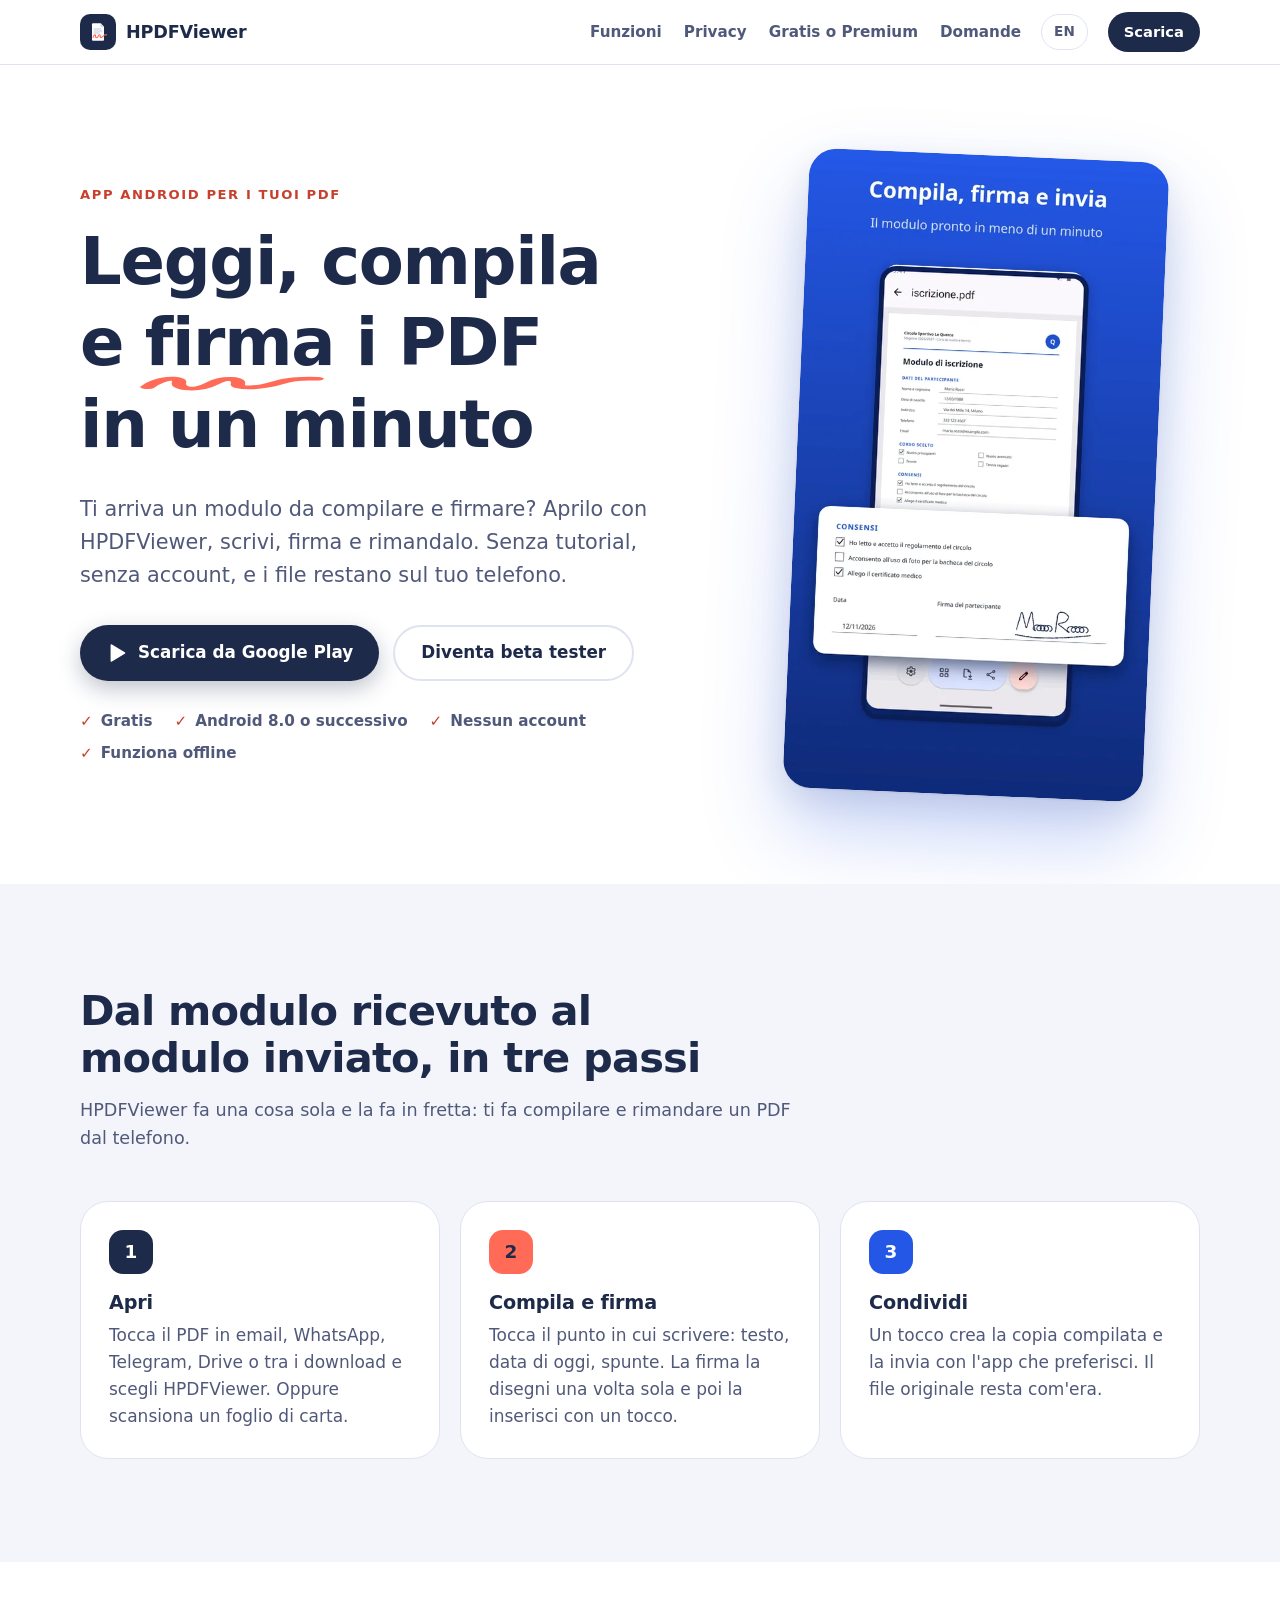
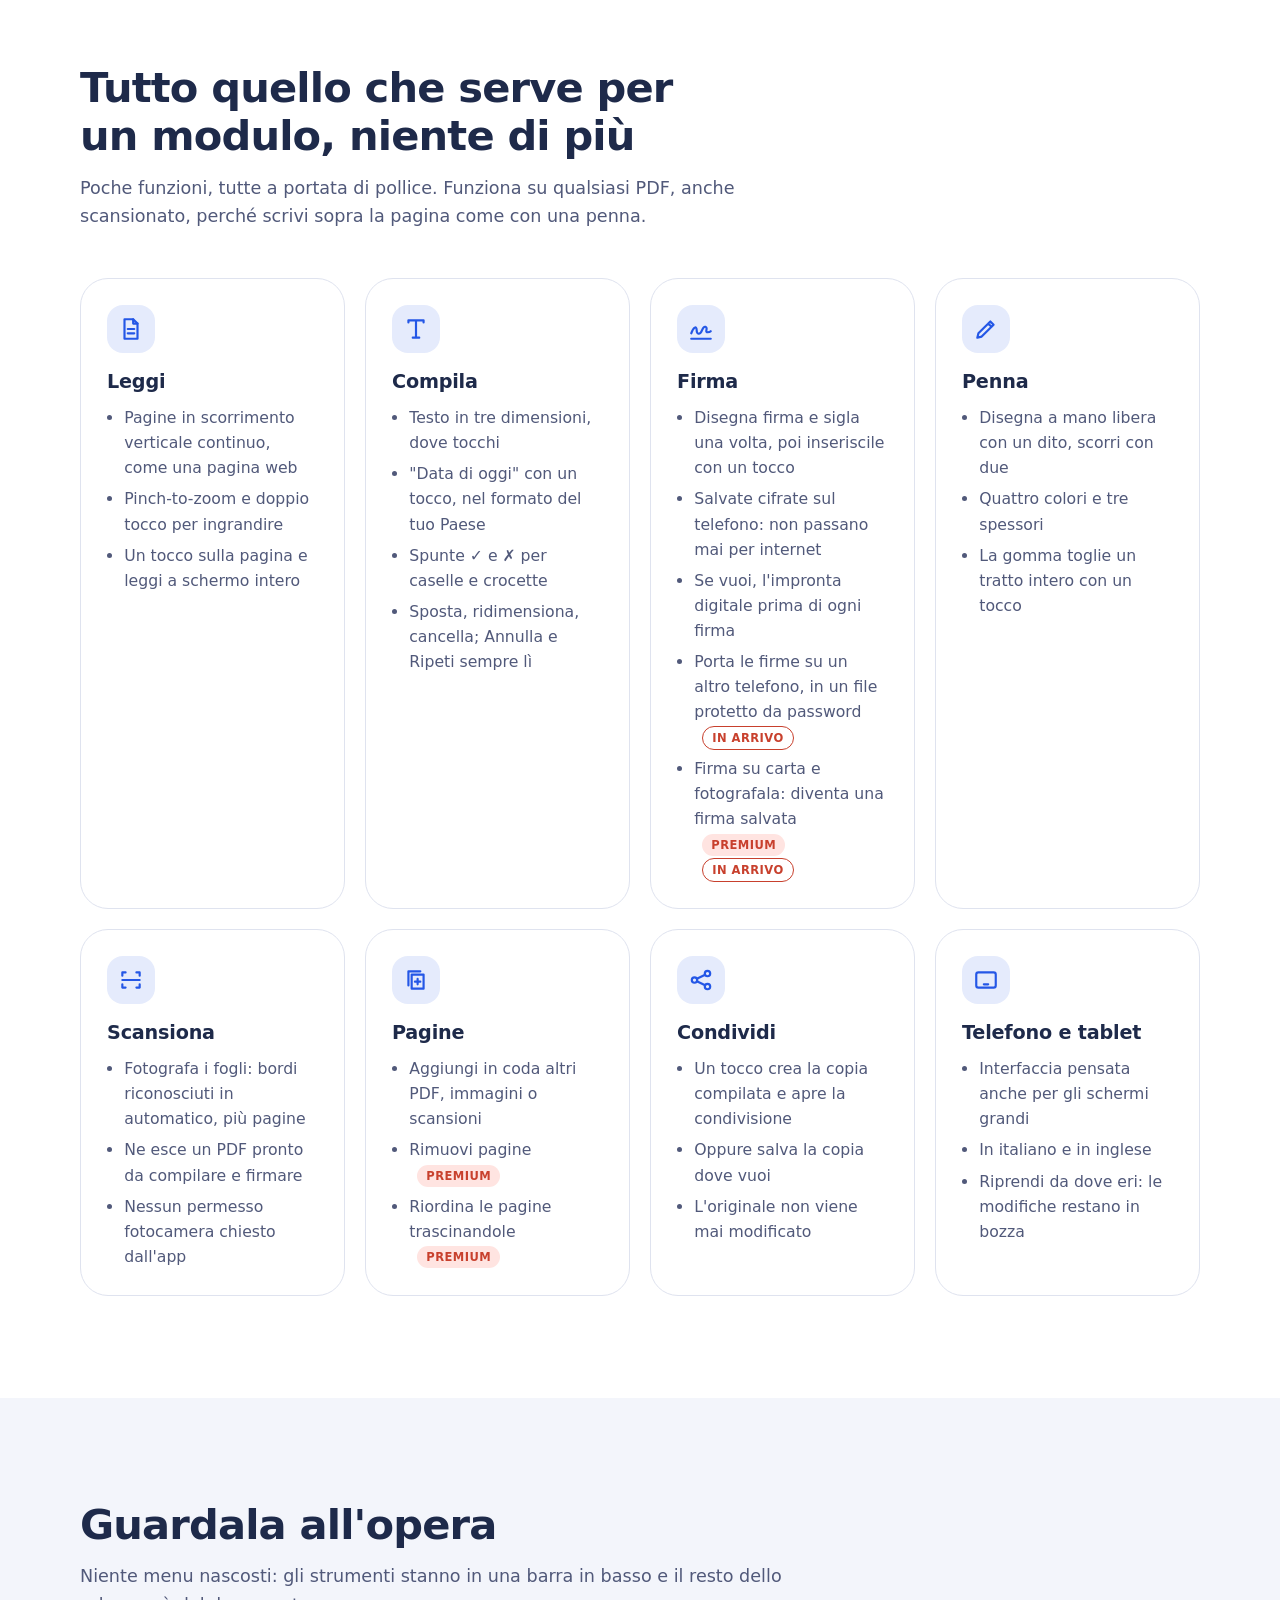
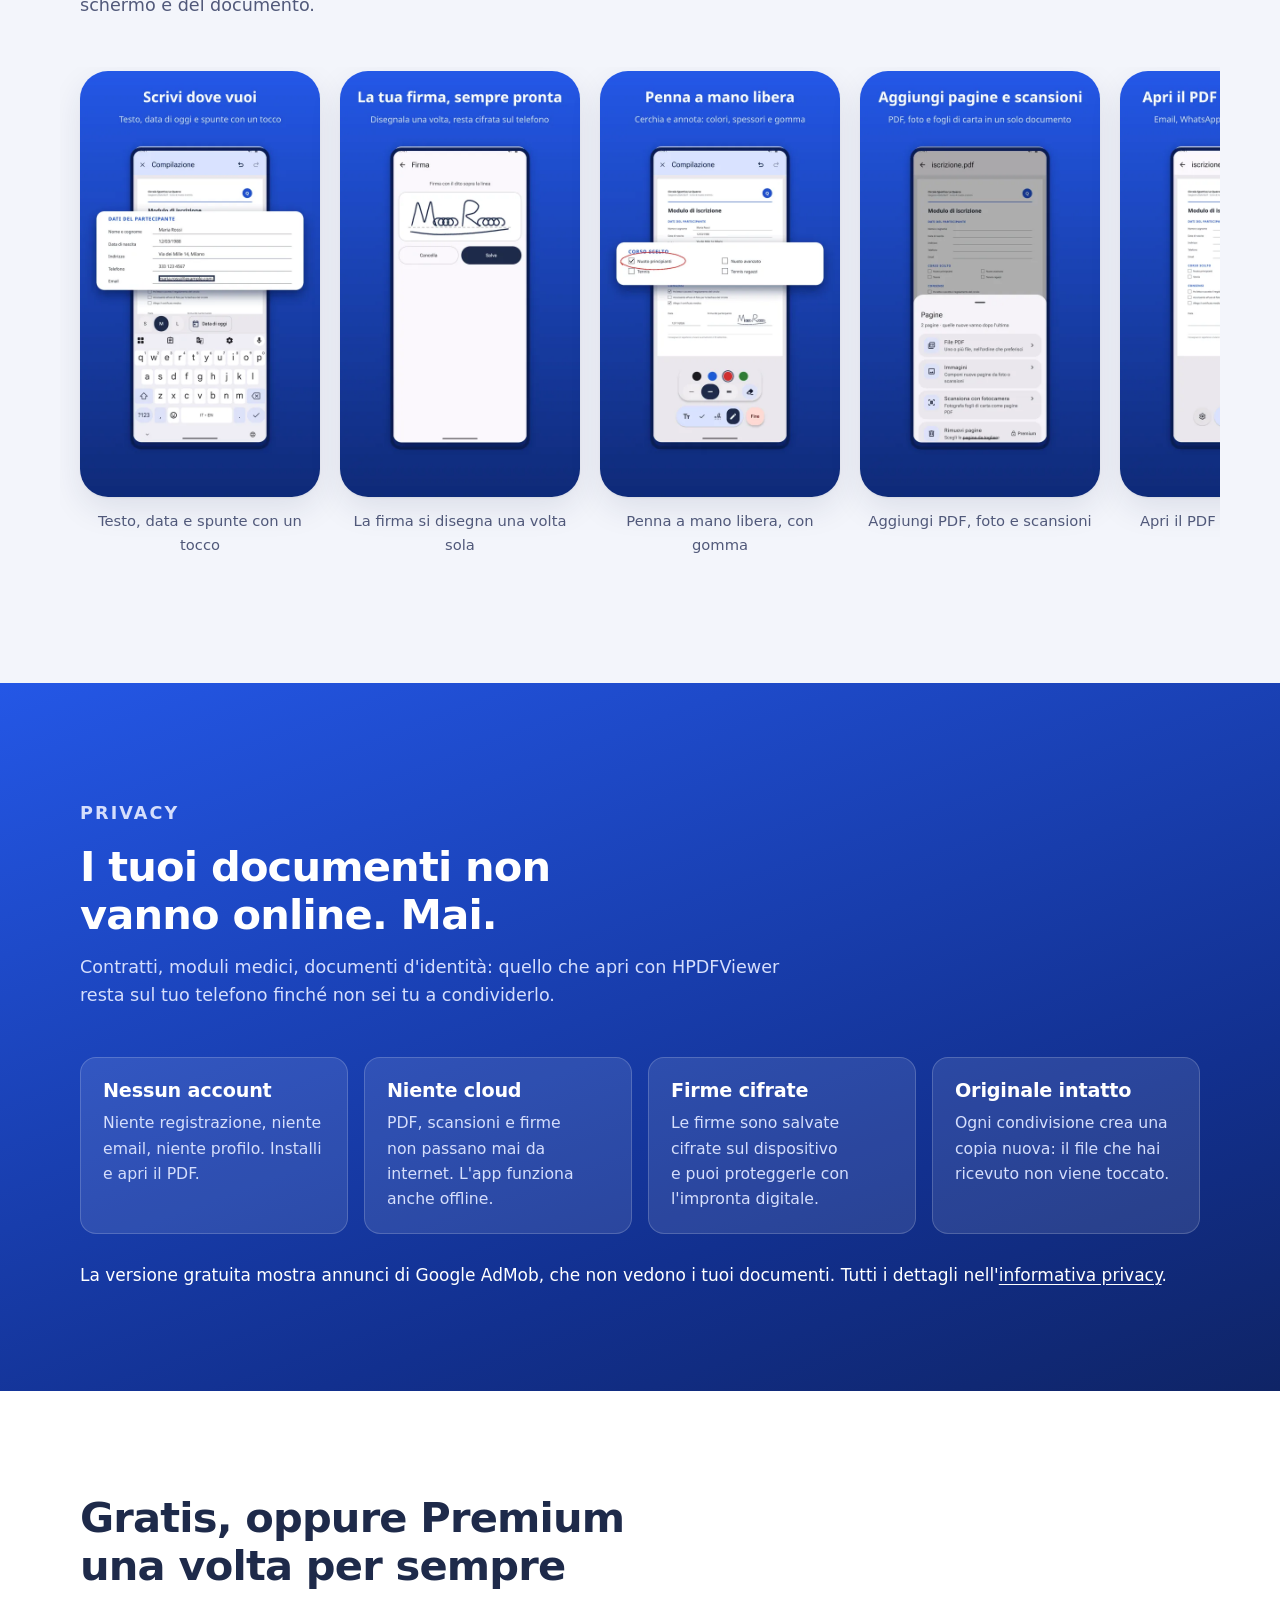
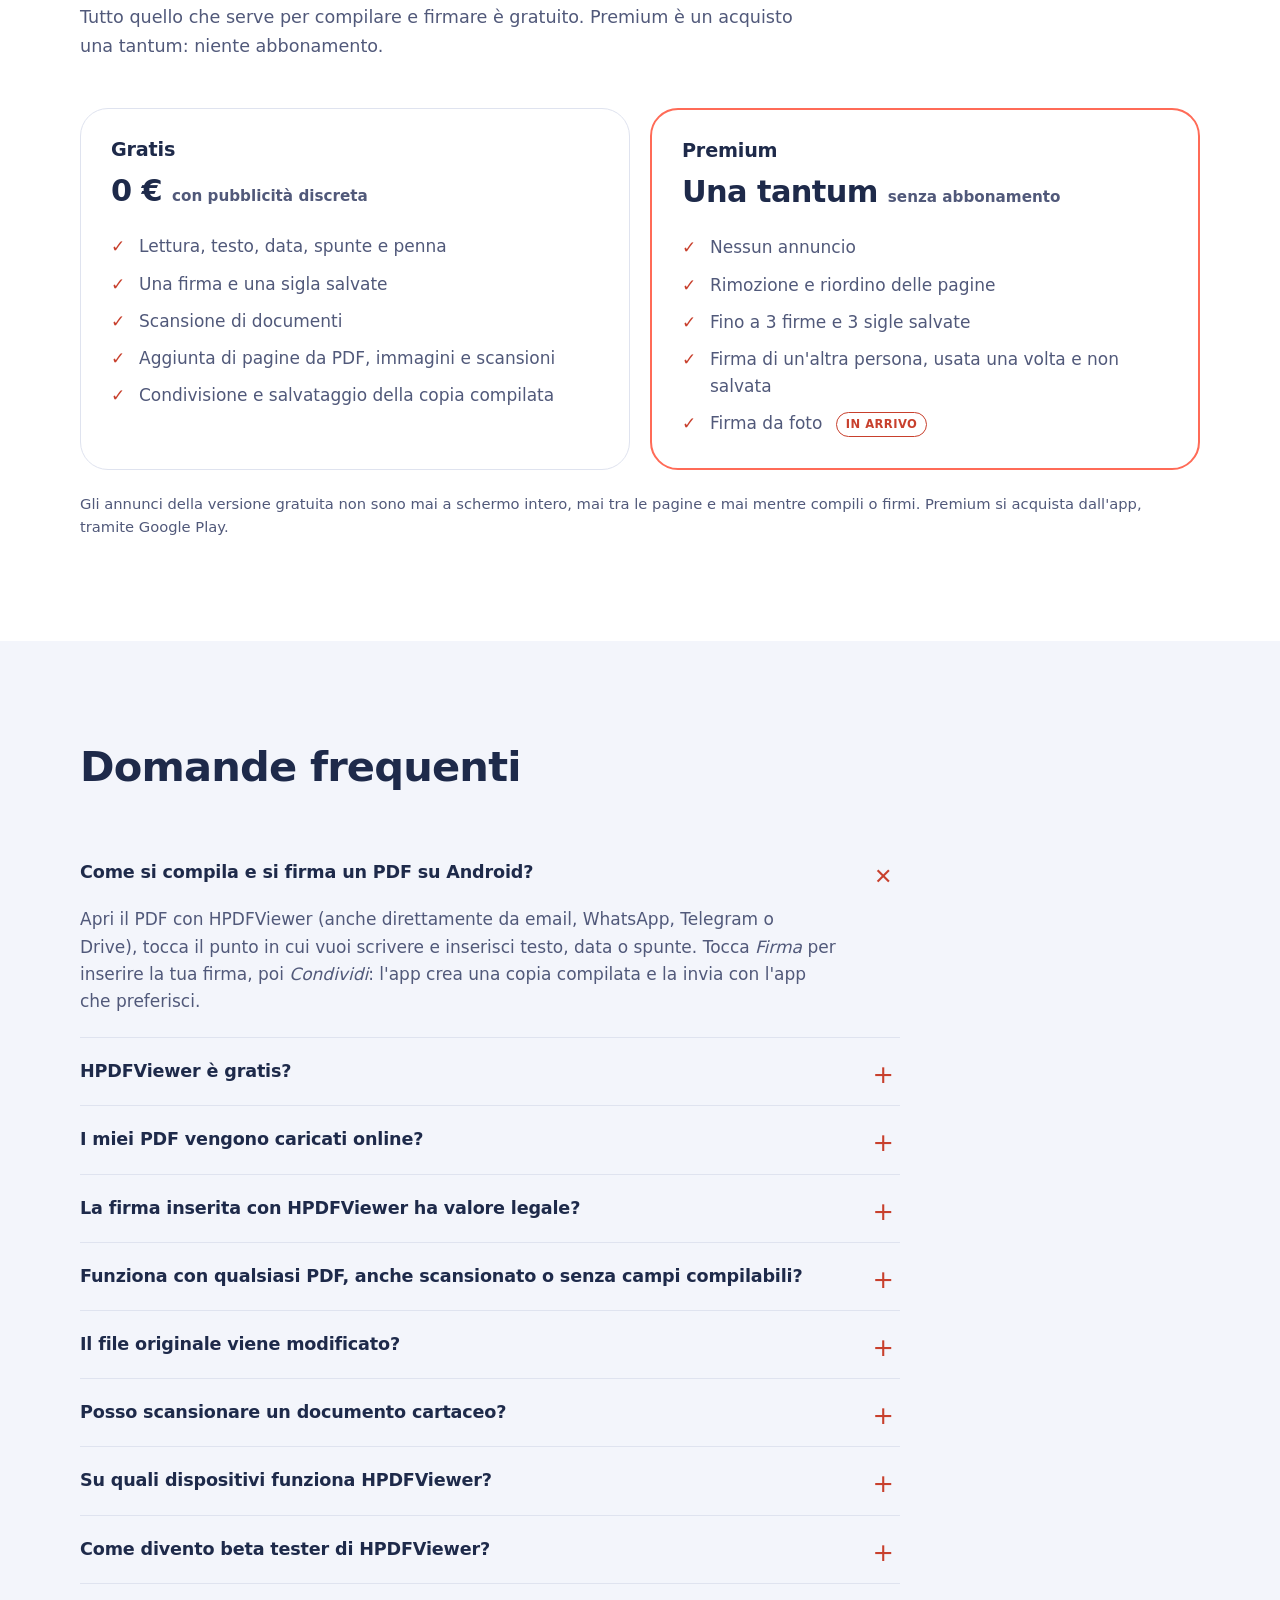
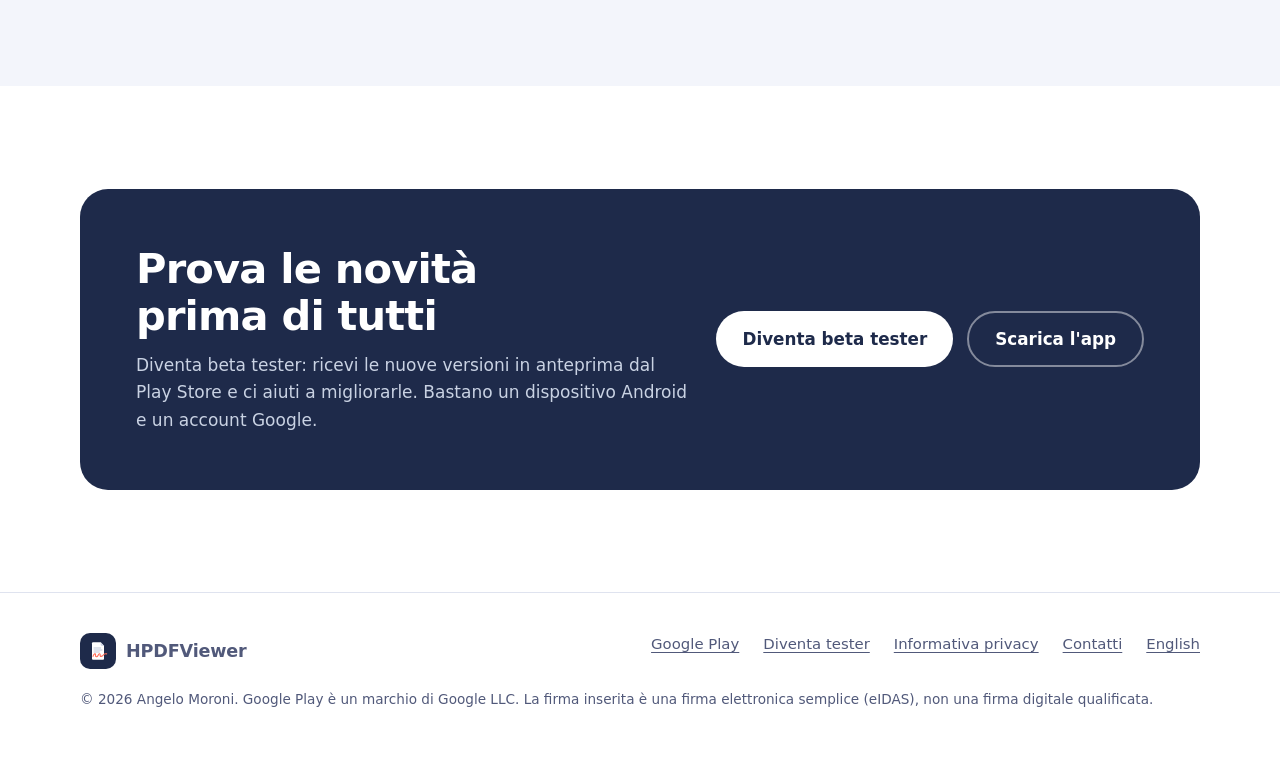
<file: index.html>
<!doctype html>
<html lang="it">
<head>
<meta charset="utf-8">
<meta name="viewport" content="width=device-width, initial-scale=1">
<title>HPDFViewer — Leggi, compila e firma i PDF su Android</title>
<meta name="description" content="HPDFViewer è l'app Android per leggere, compilare, firmare e condividere un PDF in meno di un minuto. Gratis, senza account: i tuoi file restano sul telefono.">
<link rel="canonical" href="https://hpdfviewer.github.io/">
<link rel="alternate" hreflang="it" href="https://hpdfviewer.github.io/">
<link rel="alternate" hreflang="en" href="https://hpdfviewer.github.io/en/">
<link rel="alternate" hreflang="x-default" href="https://hpdfviewer.github.io/">
<meta name="theme-color" content="#1e2a4a">
<link rel="icon" href="/favicon.ico" sizes="48x48">
<link rel="icon" href="/assets/img/icon.svg" type="image/svg+xml">
<link rel="apple-touch-icon" href="/assets/img/apple-touch-icon.png">
<link rel="manifest" href="/site.webmanifest">
<meta property="og:type" content="website">
<meta property="og:site_name" content="HPDFViewer">
<meta property="og:locale" content="it_IT">
<meta property="og:locale:alternate" content="en_US">
<meta property="og:url" content="https://hpdfviewer.github.io/">
<meta property="og:title" content="HPDFViewer — Leggi, compila e firma i PDF su Android">
<meta property="og:description" content="Apri il modulo, scrivi, firma e rimandalo in meno di un minuto. Gratis, senza account: i tuoi file restano sul telefono.">
<meta property="og:image" content="https://hpdfviewer.github.io/assets/img/og-it.jpg">
<meta property="og:image:width" content="1200">
<meta property="og:image:height" content="586">
<meta property="og:image:alt" content="HPDFViewer: leggi, compila e firma i PDF in un minuto">
<meta name="twitter:card" content="summary_large_image">
<link rel="stylesheet" href="/assets/css/site.css">
<script type="application/ld+json">
{
  "@context": "https://schema.org",
  "@graph": [
    {
      "@type": "MobileApplication",
      "@id": "https://hpdfviewer.github.io/#app",
      "name": "HPDFViewer",
      "alternateName": "HPDFViewer - Leggi e firma PDF",
      "description": "App Android per leggere un PDF in scorrimento verticale continuo, compilarlo con testo, spunte, penna e firma, e condividere la copia compilata. Senza account: PDF e firme restano sul dispositivo.",
      "url": "https://hpdfviewer.github.io/",
      "image": "https://hpdfviewer.github.io/assets/img/icon-512.png",
      "screenshot": [
        "https://hpdfviewer.github.io/assets/img/shot-it-1-1080.webp",
        "https://hpdfviewer.github.io/assets/img/shot-it-2-1080.webp",
        "https://hpdfviewer.github.io/assets/img/shot-it-3-1080.webp"
      ],
      "applicationCategory": "ProductivityApplication",
      "applicationSubCategory": "PDF reader, PDF form filler, PDF signer",
      "operatingSystem": "Android 8.0+",
      "inLanguage": ["it", "en"],
      "isAccessibleForFree": true,
      "installUrl": "https://play.google.com/store/apps/details?id=com.hooloovoochimico.hpdfviewer",
      "downloadUrl": "https://play.google.com/store/apps/details?id=com.hooloovoochimico.hpdfviewer",
      "offers": { "@type": "Offer", "price": "0", "priceCurrency": "EUR" },
      "featureList": [
        "Lettura PDF in scorrimento verticale continuo con pinch-to-zoom",
        "Testo, data di oggi e spunte ✓ ✗ su qualsiasi PDF",
        "Firma e sigla disegnate una volta, salvate cifrate sul dispositivo",
        "Penna a mano libera con gomma",
        "Scansione di documenti cartacei in PDF",
        "Aggiunta di pagine da altri PDF, immagini o scansioni",
        "Condivisione di una copia compilata: l'originale non viene modificato",
        "Nessun account, funziona offline"
      ],
      "author": { "@type": "Person", "name": "Angelo Moroni" },
      "publisher": { "@id": "https://hpdfviewer.github.io/#org" }
    },
    {
      "@type": "Organization",
      "@id": "https://hpdfviewer.github.io/#org",
      "name": "HPDFViewer",
      "url": "https://hpdfviewer.github.io/",
      "logo": "https://hpdfviewer.github.io/assets/img/icon-512.png"
    },
    {
      "@type": "WebSite",
      "@id": "https://hpdfviewer.github.io/#site",
      "name": "HPDFViewer",
      "url": "https://hpdfviewer.github.io/",
      "inLanguage": "it",
      "publisher": { "@id": "https://hpdfviewer.github.io/#org" }
    },
    {
      "@type": "FAQPage",
      "@id": "https://hpdfviewer.github.io/#faq",
      "inLanguage": "it",
      "mainEntity": [
        {
          "@type": "Question",
          "name": "Come si compila e si firma un PDF su Android?",
          "acceptedAnswer": { "@type": "Answer", "text": "Apri il PDF con HPDFViewer (anche direttamente da email, WhatsApp, Telegram o Drive), tocca il punto in cui vuoi scrivere e inserisci testo, data o spunte. Tocca Firma per inserire la tua firma, poi Condividi: l'app crea una copia compilata e la invia con l'app che preferisci." }
        },
        {
          "@type": "Question",
          "name": "HPDFViewer è gratis?",
          "acceptedAnswer": { "@type": "Answer", "text": "Sì. Leggere, compilare, firmare, scansionare e condividere è gratuito, con pubblicità discreta: mai a schermo intero, mai tra le pagine e mai mentre compili o firmi. Premium è un acquisto una tantum, senza abbonamento, che toglie gli annunci e aggiunge alcune funzioni." }
        },
        {
          "@type": "Question",
          "name": "I miei PDF vengono caricati online?",
          "acceptedAnswer": { "@type": "Answer", "text": "No. HPDFViewer non ha account e non invia mai PDF, scansioni o firme in rete. Un documento lascia il telefono solo quando sei tu a condividerlo con un'altra app." }
        },
        {
          "@type": "Question",
          "name": "La firma inserita con HPDFViewer ha valore legale?",
          "acceptedAnswer": { "@type": "Answer", "text": "È una firma elettronica semplice ai sensi del regolamento eIDAS: l'immagine della tua firma disegnata sul documento. Non è una firma digitale qualificata, quindi non sostituisce la firma digitale quando è espressamente richiesta." }
        },
        {
          "@type": "Question",
          "name": "Funziona con qualsiasi PDF, anche scansionato o senza campi compilabili?",
          "acceptedAnswer": { "@type": "Answer", "text": "Sì. HPDFViewer scrive sopra la pagina, come una penna sulla carta, quindi funziona anche con i moduli scansionati e con i PDF senza campi interattivi. Non compila i campi modulo interattivi (AcroForm) come tali: scrivi nel punto che tocchi." }
        },
        {
          "@type": "Question",
          "name": "Il file originale viene modificato?",
          "acceptedAnswer": { "@type": "Answer", "text": "No, mai. Quando condividi o salvi, HPDFViewer crea sempre una copia nuova del PDF con quello che hai aggiunto." }
        },
        {
          "@type": "Question",
          "name": "Posso scansionare un documento cartaceo?",
          "acceptedAnswer": { "@type": "Answer", "text": "Sì, gratis. Scansiona documento fotografa i fogli, riconosce i bordi e crea un PDF che puoi subito compilare, firmare e condividere. Le pagine sono elaborate sul telefono e l'app non chiede il permesso della fotocamera." }
        },
        {
          "@type": "Question",
          "name": "Su quali dispositivi funziona HPDFViewer?",
          "acceptedAnswer": { "@type": "Answer", "text": "Su telefoni e tablet con Android 8.0 o successivo. Si scarica da Google Play." }
        },
        {
          "@type": "Question",
          "name": "Come divento beta tester di HPDFViewer?",
          "acceptedAnswer": { "@type": "Answer", "text": "Apri la pagina Diventa tester su hpdfviewer.github.io/tester.html, partecipa al test con il tuo account Google e aggiorna l'app dal Play Store: riceverai le versioni di prova prima di tutti. Puoi lasciare il test in qualsiasi momento." }
        }
      ]
    }
  ]
}
</script>
</head>
<body>
<a class="skip" href="#main">Vai al contenuto</a>

<header class="site-header">
  <div class="wrap">
    <a class="brand" href="/" aria-label="HPDFViewer, pagina iniziale">
      <img src="/assets/img/icon.svg" alt="" width="36" height="36">
      HPDFViewer
    </a>
    <nav class="site-nav" aria-label="Sezioni">
      <a href="#funzioni">Funzioni</a>
      <a href="#privacy">Privacy</a>
      <a href="#premium">Gratis o Premium</a>
      <a href="#faq">Domande</a>
    </nav>
    <a class="lang" href="/en/" hreflang="en" lang="en" aria-label="English version">EN</a>
    <a class="btn btn-primary btn-small" href="https://play.google.com/store/apps/details?id=com.hooloovoochimico.hpdfviewer&amp;hl=it">Scarica</a>
  </div>
</header>

<main id="main">

<section class="hero">
  <div class="wrap">
    <div>
      <p class="eyebrow">App Android per i tuoi PDF</p>
      <h1>Leggi, compila e <span class="sign">firma<svg viewBox="37 58 45 18" preserveAspectRatio="none" aria-hidden="true"><path pathLength="100" d="M39,70 C42,61 47,60 46.5,66 C46,72 51,74 54.5,66.5 C57.5,60 61,62 60.5,67 C60,72 66,71 70,66 C72.5,63 76,61.5 80,62.5"/></svg></span> i PDF in un minuto</h1>
      <p class="lead">Ti arriva un modulo da compilare e firmare? Aprilo con HPDFViewer, scrivi, firma e rimandalo. Senza tutorial, senza account, e i file restano sul tuo telefono.</p>
      <div class="cta">
        <a class="btn btn-primary" href="https://play.google.com/store/apps/details?id=com.hooloovoochimico.hpdfviewer&amp;hl=it">
          <svg viewBox="0 0 24 24" aria-hidden="true"><path fill="currentColor" d="M5 3.5v17a1 1 0 0 0 1.5.86l14-8.5a1 1 0 0 0 0-1.72l-14-8.5A1 1 0 0 0 5 3.5Z"/></svg>
          Scarica da Google Play
        </a>
        <a class="btn btn-ghost" href="/tester.html">Diventa beta tester</a>
      </div>
      <ul class="facts">
        <li>Gratis</li>
        <li>Android 8.0 o successivo</li>
        <li>Nessun account</li>
        <li>Funziona offline</li>
      </ul>
    </div>
    <div class="hero-shot">
      <img src="/assets/img/shot-it-1-540.webp"
           srcset="/assets/img/shot-it-1-540.webp 540w, /assets/img/shot-it-1-1080.webp 1080w"
           sizes="(max-width: 860px) 78vw, 360px"
           width="540" height="960" fetchpriority="high"
           alt="HPDFViewer con un modulo di iscrizione compilato: caselle spuntate, data e firma inserite, pronto da condividere">
    </div>
  </div>
</section>

<section class="section section-soft" id="come-funziona">
  <div class="wrap">
    <div class="section-head">
      <h2>Dal modulo ricevuto al modulo inviato, in tre passi</h2>
      <p>HPDFViewer fa una cosa sola e la fa in fretta: ti fa compilare e rimandare un PDF dal telefono.</p>
    </div>
    <ol class="steps">
      <li>
        <h3>Apri</h3>
        <p>Tocca il PDF in email, WhatsApp, Telegram, Drive o tra i download e scegli HPDFViewer. Oppure scansiona un foglio di carta.</p>
      </li>
      <li>
        <h3>Compila e firma</h3>
        <p>Tocca il punto in cui scrivere: testo, data di oggi, spunte. La firma la disegni una volta sola e poi la inserisci con un tocco.</p>
      </li>
      <li>
        <h3>Condividi</h3>
        <p>Un tocco crea la copia compilata e la invia con l'app che preferisci. Il file originale resta com'era.</p>
      </li>
    </ol>
  </div>
</section>

<section class="section" id="funzioni">
  <div class="wrap">
    <div class="section-head">
      <h2>Tutto quello che serve per un modulo, niente di più</h2>
      <p>Poche funzioni, tutte a portata di pollice. Funziona su qualsiasi PDF, anche scansionato, perché scrivi sopra la pagina come con una penna.</p>
    </div>
    <div class="features">
      <article class="feature">
        <div class="ico"><svg viewBox="0 0 24 24" aria-hidden="true"><path d="M6 3h8l4 4v14H6z"/><path d="M14 3v4h4M9 12h6M9 16h6"/></svg></div>
        <h3>Leggi</h3>
        <ul>
          <li>Pagine in scorrimento verticale continuo, come una pagina web</li>
          <li>Pinch-to-zoom e doppio tocco per ingrandire</li>
          <li>Un tocco sulla pagina e leggi a schermo intero</li>
        </ul>
      </article>
      <article class="feature">
        <div class="ico"><svg viewBox="0 0 24 24" aria-hidden="true"><path d="M5 6V4h14v2M12 4v16M9 20h6"/></svg></div>
        <h3>Compila</h3>
        <ul>
          <li>Testo in tre dimensioni, dove tocchi</li>
          <li>"Data di oggi" con un tocco, nel formato del tuo Paese</li>
          <li>Spunte ✓ e ✗ per caselle e crocette</li>
          <li>Sposta, ridimensiona, cancella; Annulla e Ripeti sempre lì</li>
        </ul>
      </article>
      <article class="feature">
        <div class="ico"><svg viewBox="0 0 24 24" aria-hidden="true"><path d="M3 16c2-6 5-7 5-3s3 5 5 0 5-3 4 0 3 2 4 1M3 21h18"/></svg></div>
        <h3>Firma</h3>
        <ul>
          <li>Disegna firma e sigla una volta, poi inseriscile con un tocco</li>
          <li>Salvate cifrate sul telefono: non passano mai per internet</li>
          <li>Se vuoi, l'impronta digitale prima di ogni firma</li>
          <li>Porta le firme su un altro telefono, in un file protetto da password <span class="tag tag-soon">In arrivo</span></li>
          <li>Firma su carta e fotografala: diventa una firma salvata <span class="tag">Premium</span> <span class="tag tag-soon">In arrivo</span></li>
        </ul>
      </article>
      <article class="feature">
        <div class="ico"><svg viewBox="0 0 24 24" aria-hidden="true"><path d="M4 20l1-4L16 5l3 3L8 19zM14 7l3 3"/></svg></div>
        <h3>Penna</h3>
        <ul>
          <li>Disegna a mano libera con un dito, scorri con due</li>
          <li>Quattro colori e tre spessori</li>
          <li>La gomma toglie un tratto intero con un tocco</li>
        </ul>
      </article>
      <article class="feature">
        <div class="ico"><svg viewBox="0 0 24 24" aria-hidden="true"><path d="M4 8V5h3M17 5h3v3M20 16v3h-3M7 19H4v-3M4 12h16"/></svg></div>
        <h3>Scansiona</h3>
        <ul>
          <li>Fotografa i fogli: bordi riconosciuti in automatico, più pagine</li>
          <li>Ne esce un PDF pronto da compilare e firmare</li>
          <li>Nessun permesso fotocamera chiesto dall'app</li>
        </ul>
      </article>
      <article class="feature">
        <div class="ico"><svg viewBox="0 0 24 24" aria-hidden="true"><path d="M8 7h11v13H8zM5 17V4h11M13.5 11v5M11 13.5h5"/></svg></div>
        <h3>Pagine</h3>
        <ul>
          <li>Aggiungi in coda altri PDF, immagini o scansioni</li>
          <li>Rimuovi pagine <span class="tag">Premium</span></li>
          <li>Riordina le pagine trascinandole <span class="tag">Premium</span></li>
        </ul>
      </article>
      <article class="feature">
        <div class="ico"><svg viewBox="0 0 24 24" aria-hidden="true"><circle cx="6" cy="12" r="2.5"/><circle cx="18" cy="6" r="2.5"/><circle cx="18" cy="18" r="2.5"/><path d="M8.2 10.9l7.6-3.800M8.2 13.1l7.6 3.800"/></svg></div>
        <h3>Condividi</h3>
        <ul>
          <li>Un tocco crea la copia compilata e apre la condivisione</li>
          <li>Oppure salva la copia dove vuoi</li>
          <li>L'originale non viene mai modificato</li>
        </ul>
      </article>
      <article class="feature">
        <div class="ico"><svg viewBox="0 0 24 24" aria-hidden="true"><rect x="3" y="5" width="18" height="14" rx="2"/><path d="M10 16h4"/></svg></div>
        <h3>Telefono e tablet</h3>
        <ul>
          <li>Interfaccia pensata anche per gli schermi grandi</li>
          <li>In italiano e in inglese</li>
          <li>Riprendi da dove eri: le modifiche restano in bozza</li>
        </ul>
      </article>
    </div>
  </div>
</section>

<section class="section section-soft" id="schermate">
  <div class="wrap">
    <div class="section-head">
      <h2>Guardala all'opera</h2>
      <p>Niente menu nascosti: gli strumenti stanno in una barra in basso e il resto dello schermo è del documento.</p>
    </div>
    <div class="shots" tabindex="0" role="group" aria-label="Schermate dell'app">
      <figure>
        <img loading="lazy" src="/assets/img/shot-it-2-540.webp" srcset="/assets/img/shot-it-2-540.webp 540w, /assets/img/shot-it-2-1080.webp 1080w" sizes="270px" width="540" height="960" alt="Scrivi dove vuoi: i dati del partecipante scritti sul modulo, con la tastiera, le dimensioni S M L e Data di oggi">
        <figcaption>Testo, data e spunte con un tocco</figcaption>
      </figure>
      <figure>
        <img loading="lazy" src="/assets/img/shot-it-3-540.webp" srcset="/assets/img/shot-it-3-540.webp 540w, /assets/img/shot-it-3-1080.webp 1080w" sizes="270px" width="540" height="960" alt="Schermata Firma: la firma disegnata con il dito, con i pulsanti Cancella e Salva">
        <figcaption>La firma si disegna una volta sola</figcaption>
      </figure>
      <figure>
        <img loading="lazy" src="/assets/img/shot-it-4-540.webp" srcset="/assets/img/shot-it-4-540.webp 540w, /assets/img/shot-it-4-1080.webp 1080w" sizes="270px" width="540" height="960" alt="Penna a mano libera: un cerchio rosso attorno al corso scelto, con colori, spessori e gomma">
        <figcaption>Penna a mano libera, con gomma</figcaption>
      </figure>
      <figure>
        <img loading="lazy" src="/assets/img/shot-it-5-540.webp" srcset="/assets/img/shot-it-5-540.webp 540w, /assets/img/shot-it-5-1080.webp 1080w" sizes="270px" width="540" height="960" alt="Foglio Pagine: aggiungi File PDF, Immagini o Scansiona con fotocamera">
        <figcaption>Aggiungi PDF, foto e scansioni</figcaption>
      </figure>
      <figure>
        <img loading="lazy" src="/assets/img/shot-it-6-540.webp" srcset="/assets/img/shot-it-6-540.webp 540w, /assets/img/shot-it-6-1080.webp 1080w" sizes="270px" width="540" height="960" alt="Un modulo PDF aperto in lettura, con la barra degli strumenti in basso">
        <figcaption>Apri il PDF da qualsiasi app</figcaption>
      </figure>
      <figure>
        <img loading="lazy" src="/assets/img/shot-it-7-540.webp" srcset="/assets/img/shot-it-7-540.webp 540w, /assets/img/shot-it-7-1080.webp 1080w" sizes="270px" width="540" height="960" alt="Schermata iniziale di HPDFViewer con i pulsanti Apri PDF e Scansiona documento">
        <figcaption>Una schermata iniziale, due pulsanti</figcaption>
      </figure>
    </div>
  </div>
</section>

<section class="section band" id="privacy">
  <div class="wrap">
    <div class="section-head">
      <p class="eyebrow">Privacy</p>
      <h2>I tuoi documenti non vanno online. Mai.</h2>
      <p>Contratti, moduli medici, documenti d'identità: quello che apri con HPDFViewer resta sul tuo telefono finché non sei tu a condividerlo.</p>
    </div>
    <div class="pillars">
      <div>
        <h3>Nessun account</h3>
        <p>Niente registrazione, niente email, niente profilo. Installi e apri il PDF.</p>
      </div>
      <div>
        <h3>Niente cloud</h3>
        <p>PDF, scansioni e firme non passano mai da internet. L'app funziona anche offline.</p>
      </div>
      <div>
        <h3>Firme cifrate</h3>
        <p>Le firme sono salvate cifrate sul dispositivo e puoi proteggerle con l'impronta digitale.</p>
      </div>
      <div>
        <h3>Originale intatto</h3>
        <p>Ogni condivisione crea una copia nuova: il file che hai ricevuto non viene toccato.</p>
      </div>
    </div>
    <p class="more">La versione gratuita mostra annunci di Google AdMob, che non vedono i tuoi documenti. Tutti i dettagli nell'<a href="/privacy.html">informativa privacy</a>.</p>
  </div>
</section>

<section class="section" id="premium">
  <div class="wrap">
    <div class="section-head">
      <h2>Gratis, oppure Premium una volta per sempre</h2>
      <p>Tutto quello che serve per compilare e firmare è gratuito. Premium è un acquisto una tantum: niente abbonamento.</p>
    </div>
    <div class="plans">
      <div class="plan">
        <h3>Gratis</h3>
        <p class="price">0 € <small>con pubblicità discreta</small></p>
        <ul>
          <li>Lettura, testo, data, spunte e penna</li>
          <li>Una firma e una sigla salvate</li>
          <li>Scansione di documenti</li>
          <li>Aggiunta di pagine da PDF, immagini e scansioni</li>
          <li>Condivisione e salvataggio della copia compilata</li>
        </ul>
      </div>
      <div class="plan plan-premium">
        <h3>Premium</h3>
        <p class="price">Una tantum <small>senza abbonamento</small></p>
        <ul>
          <li>Nessun annuncio</li>
          <li>Rimozione e riordino delle pagine</li>
          <li>Fino a 3 firme e 3 sigle salvate</li>
          <li>Firma di un'altra persona, usata una volta e non salvata</li>
          <li>Firma da foto <span class="tag tag-soon">In arrivo</span></li>
        </ul>
      </div>
    </div>
    <p class="note">Gli annunci della versione gratuita non sono mai a schermo intero, mai tra le pagine e mai mentre compili o firmi. Premium si acquista dall'app, tramite Google Play.</p>
  </div>
</section>

<section class="section section-soft" id="faq">
  <div class="wrap">
    <div class="section-head">
      <h2>Domande frequenti</h2>
    </div>
    <div class="faq">
      <details open>
        <summary><h3>Come si compila e si firma un PDF su Android?</h3></summary>
        <p>Apri il PDF con HPDFViewer (anche direttamente da email, WhatsApp, Telegram o Drive), tocca il punto in cui vuoi scrivere e inserisci testo, data o spunte. Tocca <em>Firma</em> per inserire la tua firma, poi <em>Condividi</em>: l'app crea una copia compilata e la invia con l'app che preferisci.</p>
      </details>
      <details>
        <summary><h3>HPDFViewer è gratis?</h3></summary>
        <p>Sì. Leggere, compilare, firmare, scansionare e condividere è gratuito, con pubblicità discreta: mai a schermo intero, mai tra le pagine e mai mentre compili o firmi. Premium è un acquisto una tantum, senza abbonamento, che toglie gli annunci e aggiunge alcune funzioni.</p>
      </details>
      <details>
        <summary><h3>I miei PDF vengono caricati online?</h3></summary>
        <p>No. HPDFViewer non ha account e non invia mai PDF, scansioni o firme in rete. Un documento lascia il telefono solo quando sei tu a condividerlo con un'altra app. Vedi l'<a href="/privacy.html">informativa privacy</a>.</p>
      </details>
      <details>
        <summary><h3>La firma inserita con HPDFViewer ha valore legale?</h3></summary>
        <p>È una firma elettronica semplice ai sensi del regolamento eIDAS: l'immagine della tua firma disegnata sul documento. Non è una firma digitale qualificata, quindi non sostituisce la firma digitale quando è espressamente richiesta.</p>
      </details>
      <details>
        <summary><h3>Funziona con qualsiasi PDF, anche scansionato o senza campi compilabili?</h3></summary>
        <p>Sì. HPDFViewer scrive sopra la pagina, come una penna sulla carta, quindi funziona anche con i moduli scansionati e con i PDF senza campi interattivi. Non compila i campi modulo interattivi (AcroForm) come tali: scrivi nel punto che tocchi.</p>
      </details>
      <details>
        <summary><h3>Il file originale viene modificato?</h3></summary>
        <p>No, mai. Quando condividi o salvi, HPDFViewer crea sempre una copia nuova del PDF con quello che hai aggiunto.</p>
      </details>
      <details>
        <summary><h3>Posso scansionare un documento cartaceo?</h3></summary>
        <p>Sì, gratis. <em>Scansiona documento</em> fotografa i fogli, riconosce i bordi e crea un PDF che puoi subito compilare, firmare e condividere. Le pagine sono elaborate sul telefono e l'app non chiede il permesso della fotocamera.</p>
      </details>
      <details>
        <summary><h3>Su quali dispositivi funziona HPDFViewer?</h3></summary>
        <p>Su telefoni e tablet con Android 8.0 o successivo. Si scarica da <a href="https://play.google.com/store/apps/details?id=com.hooloovoochimico.hpdfviewer&amp;hl=it">Google Play</a>.</p>
      </details>
      <details>
        <summary><h3>Come divento beta tester di HPDFViewer?</h3></summary>
        <p>Apri la pagina <a href="/tester.html">Diventa tester</a>, partecipa al test con il tuo account Google e aggiorna l'app dal Play Store: riceverai le versioni di prova prima di tutti. Puoi lasciare il test in qualsiasi momento.</p>
      </details>
    </div>
  </div>
</section>

<section class="section" id="tester">
  <div class="wrap">
    <div class="tester">
      <div>
        <h2>Prova le novità prima di tutti</h2>
        <p>Diventa beta tester: ricevi le nuove versioni in anteprima dal Play Store e ci aiuti a migliorarle. Bastano un dispositivo Android e un account Google.</p>
      </div>
      <div class="cta">
        <a class="btn btn-light" href="/tester.html">Diventa beta tester</a>
        <a class="btn btn-outline-light" href="https://play.google.com/store/apps/details?id=com.hooloovoochimico.hpdfviewer&amp;hl=it">Scarica l'app</a>
      </div>
    </div>
  </div>
</section>

</main>

<footer class="site-footer">
  <div class="wrap">
    <a class="brand" href="/">
      <img src="/assets/img/icon.svg" alt="" width="36" height="36">
      HPDFViewer
    </a>
    <ul>
      <li><a href="https://play.google.com/store/apps/details?id=com.hooloovoochimico.hpdfviewer&amp;hl=it">Google Play</a></li>
      <li><a href="/tester.html">Diventa tester</a></li>
      <li><a href="/privacy.html">Informativa privacy</a></li>
      <li><a href="mailto:mor.angelo.mor@gmail.com">Contatti</a></li>
      <li><a href="/en/" hreflang="en" lang="en">English</a></li>
    </ul>
    <p class="legal">© 2026 Angelo Moroni. Google Play è un marchio di Google LLC. La firma inserita è una firma elettronica semplice (eIDAS), non una firma digitale qualificata.</p>
  </div>
</footer>
</body>
</html>
</file>
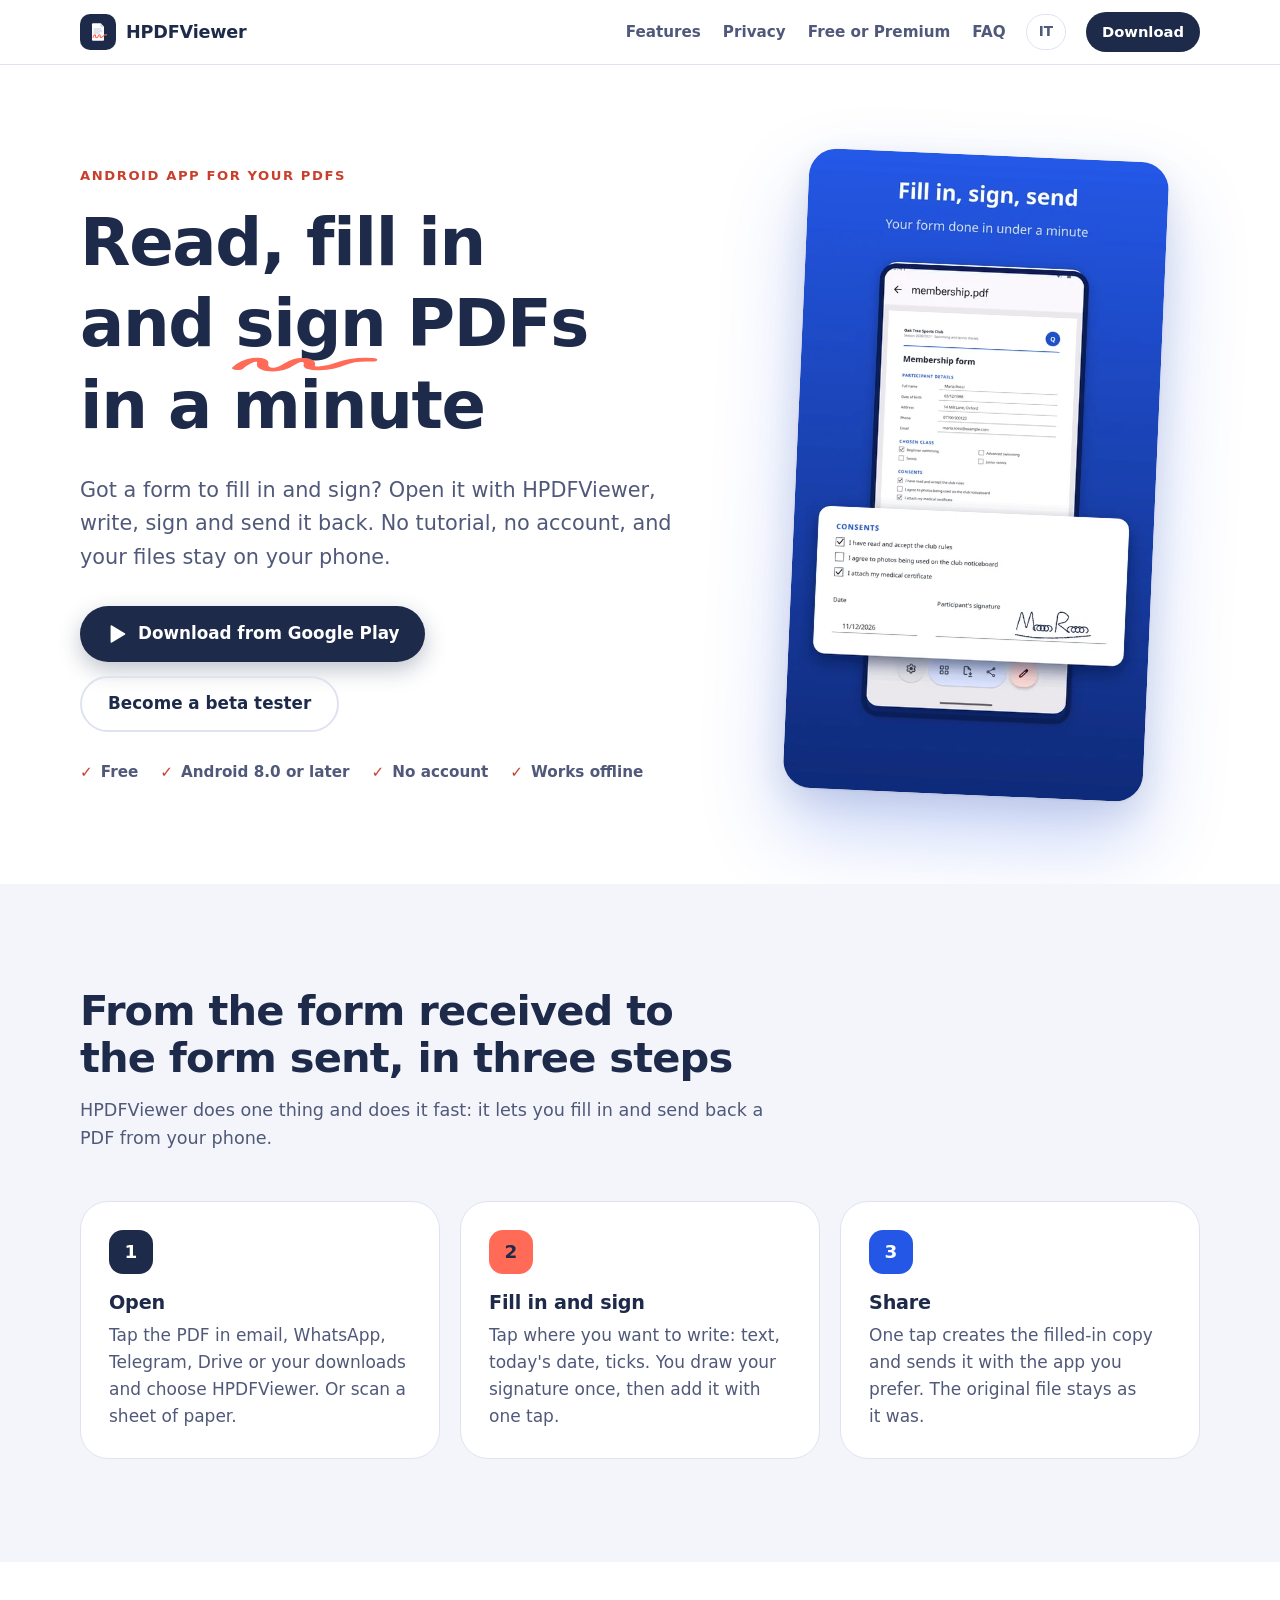
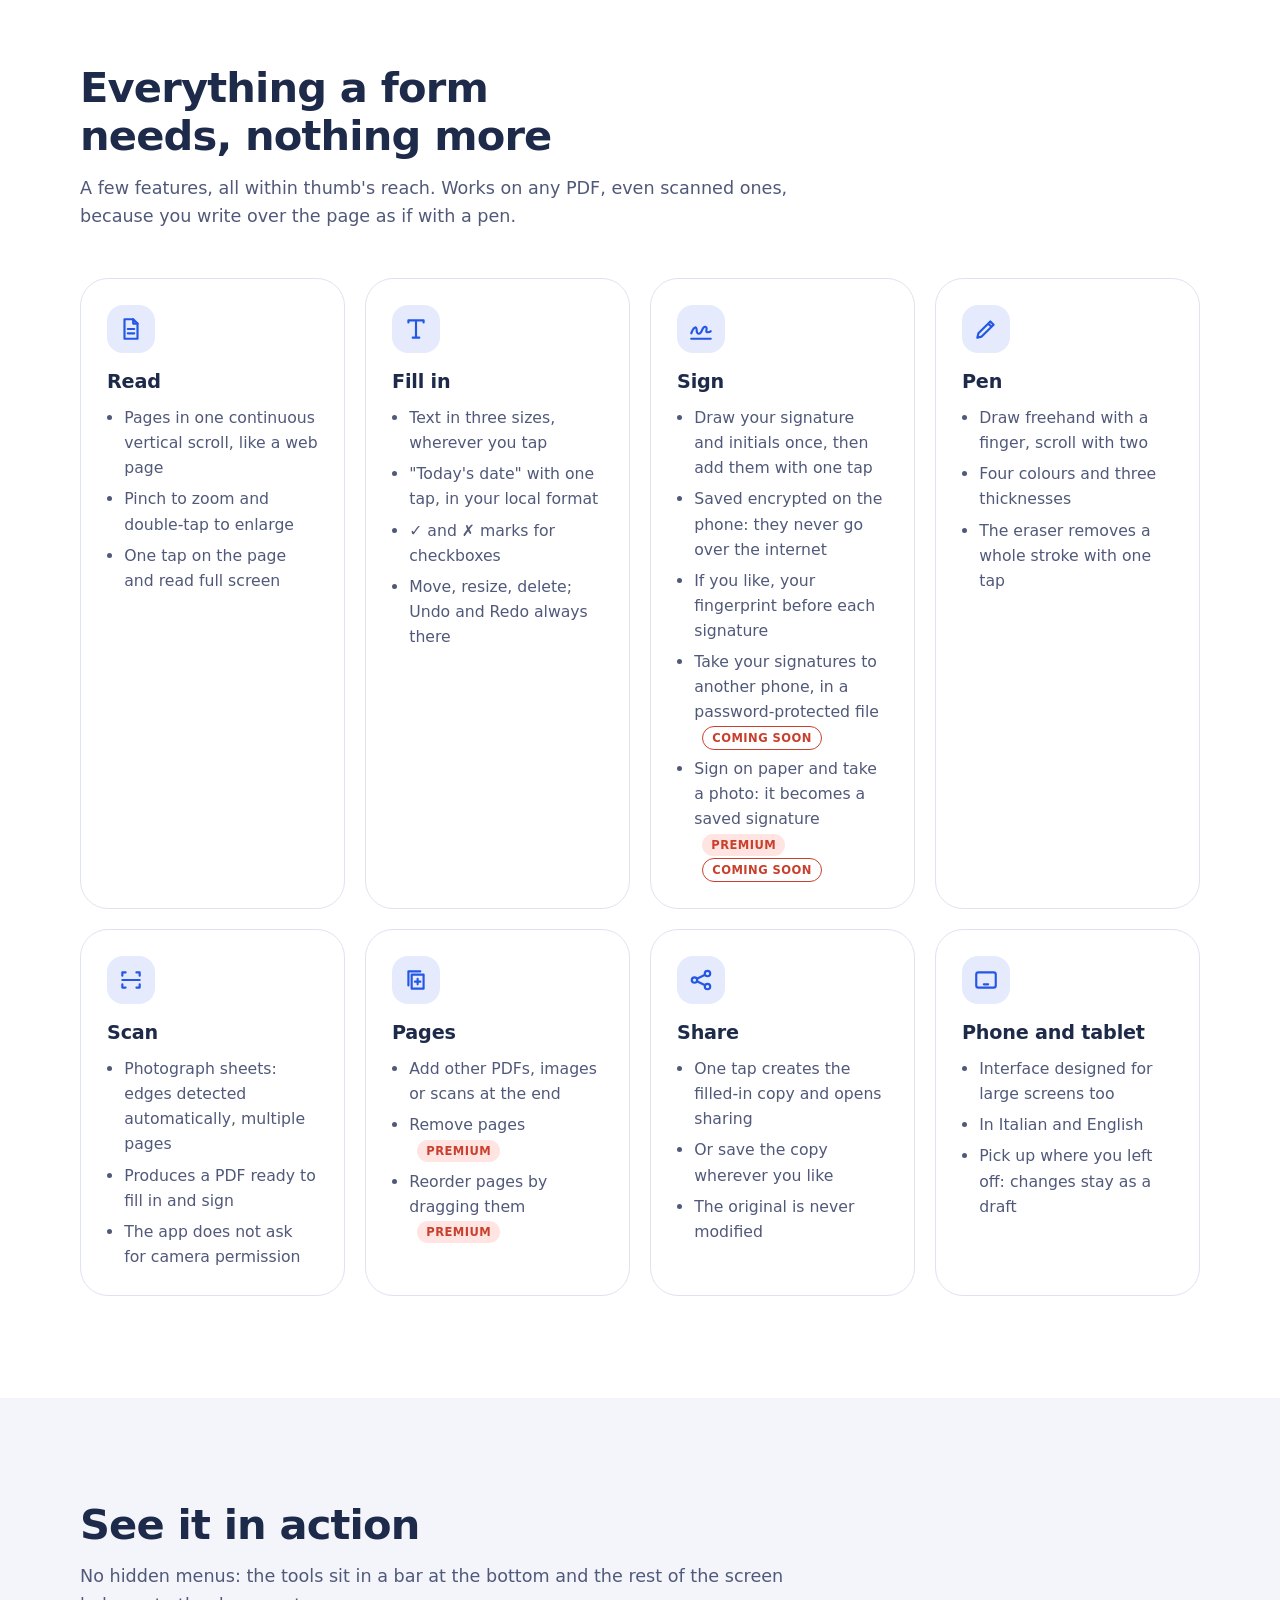
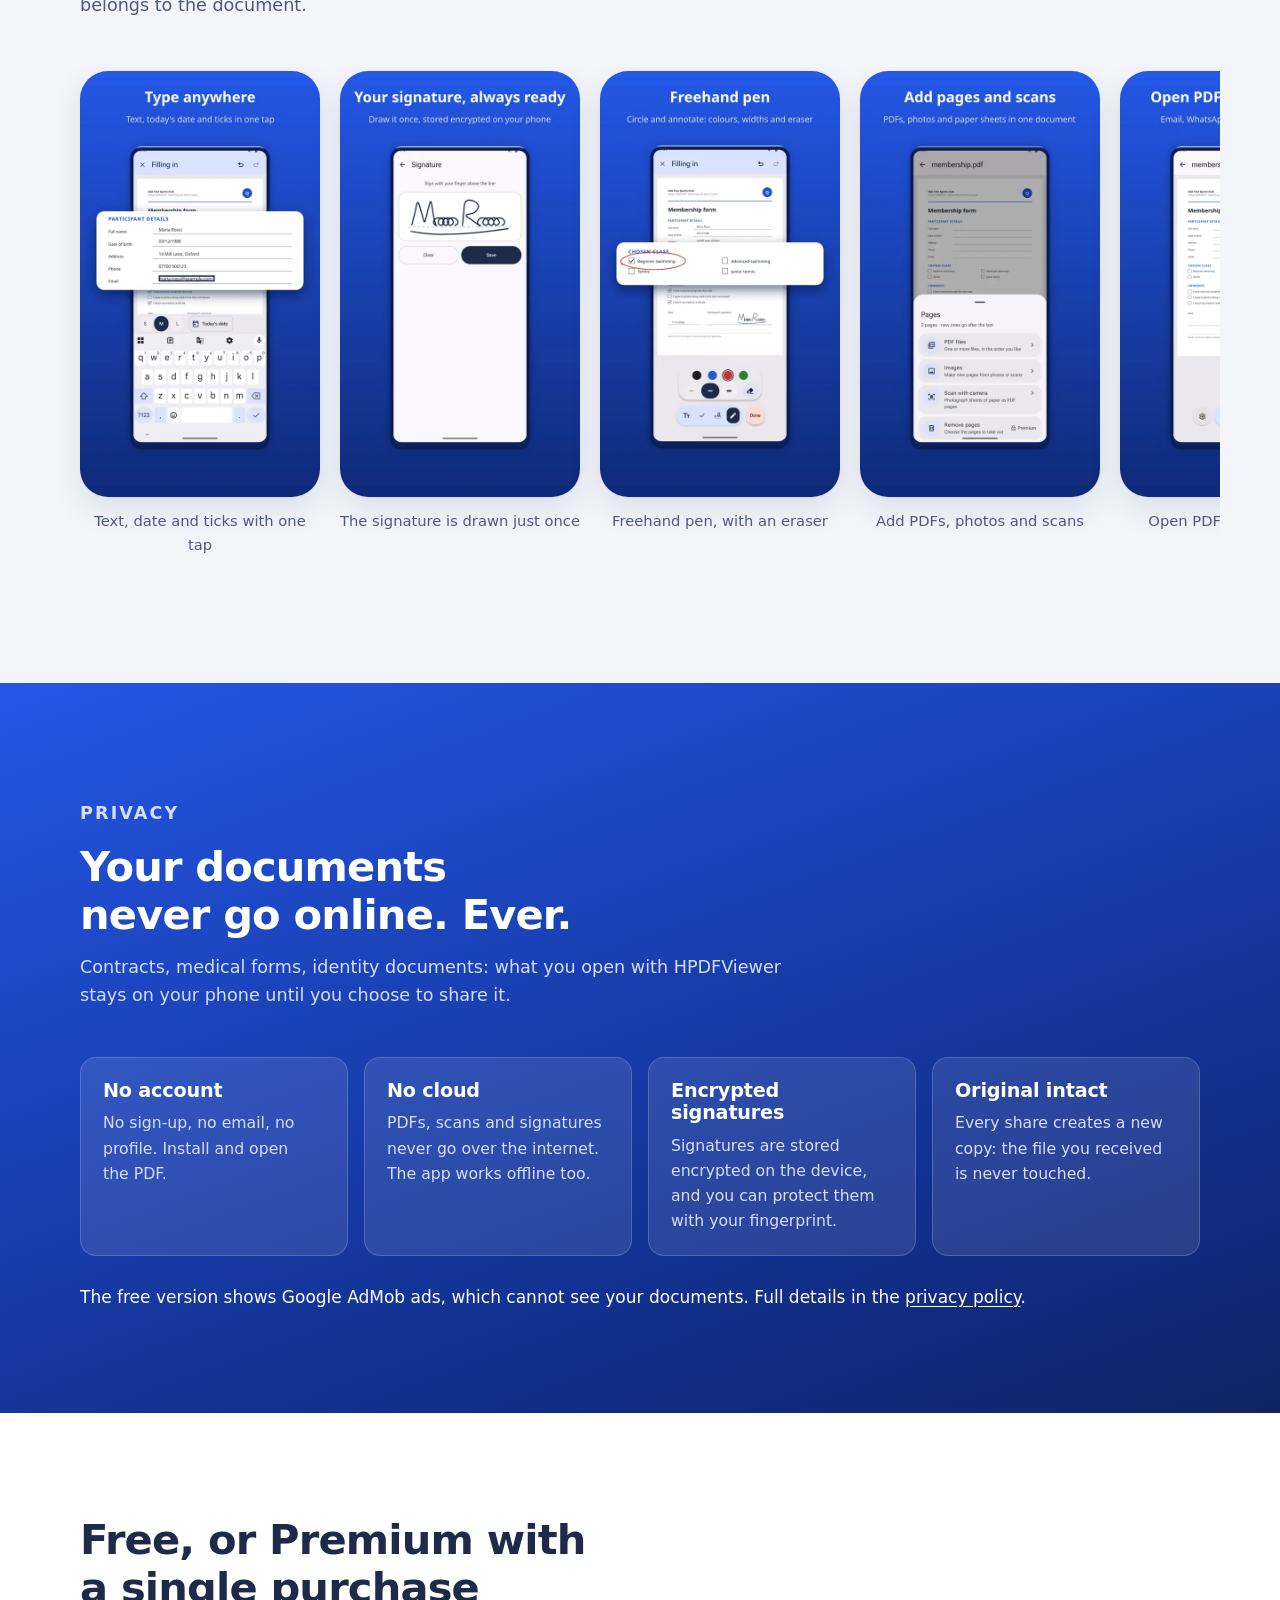
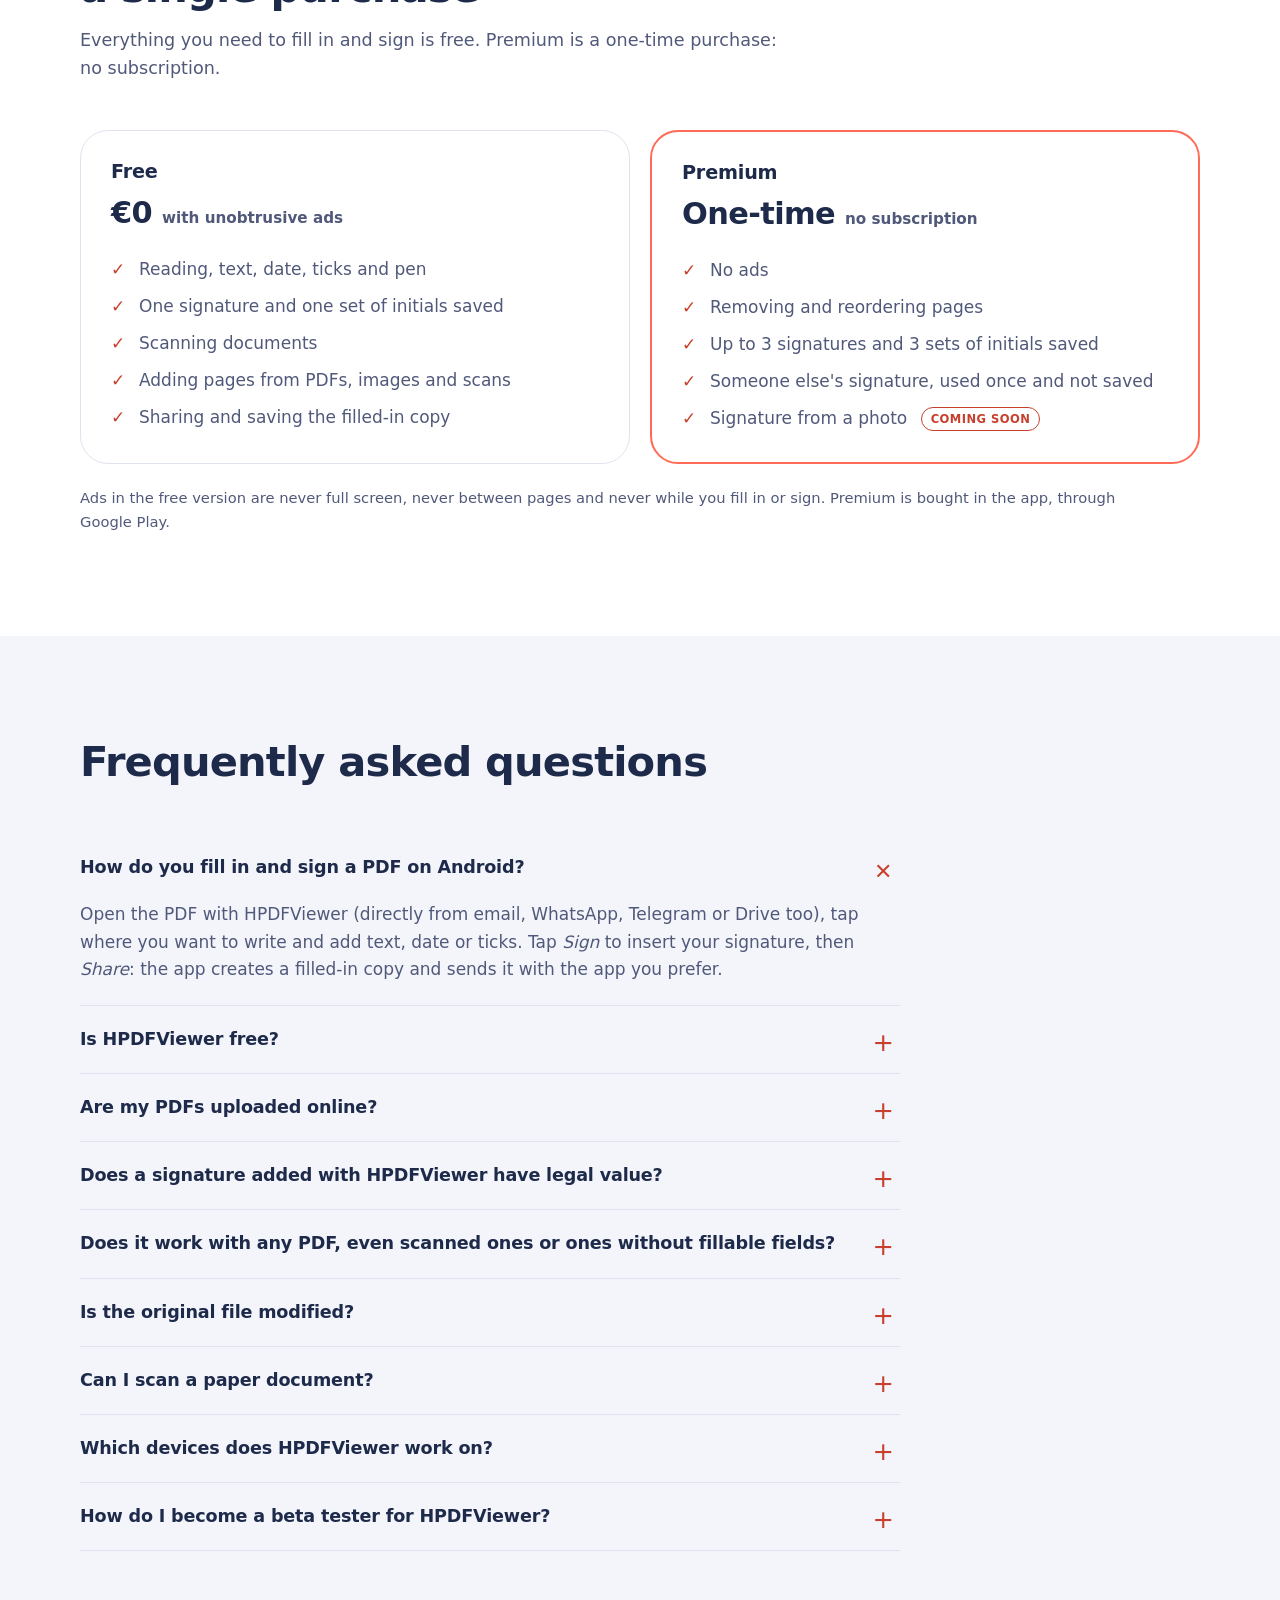
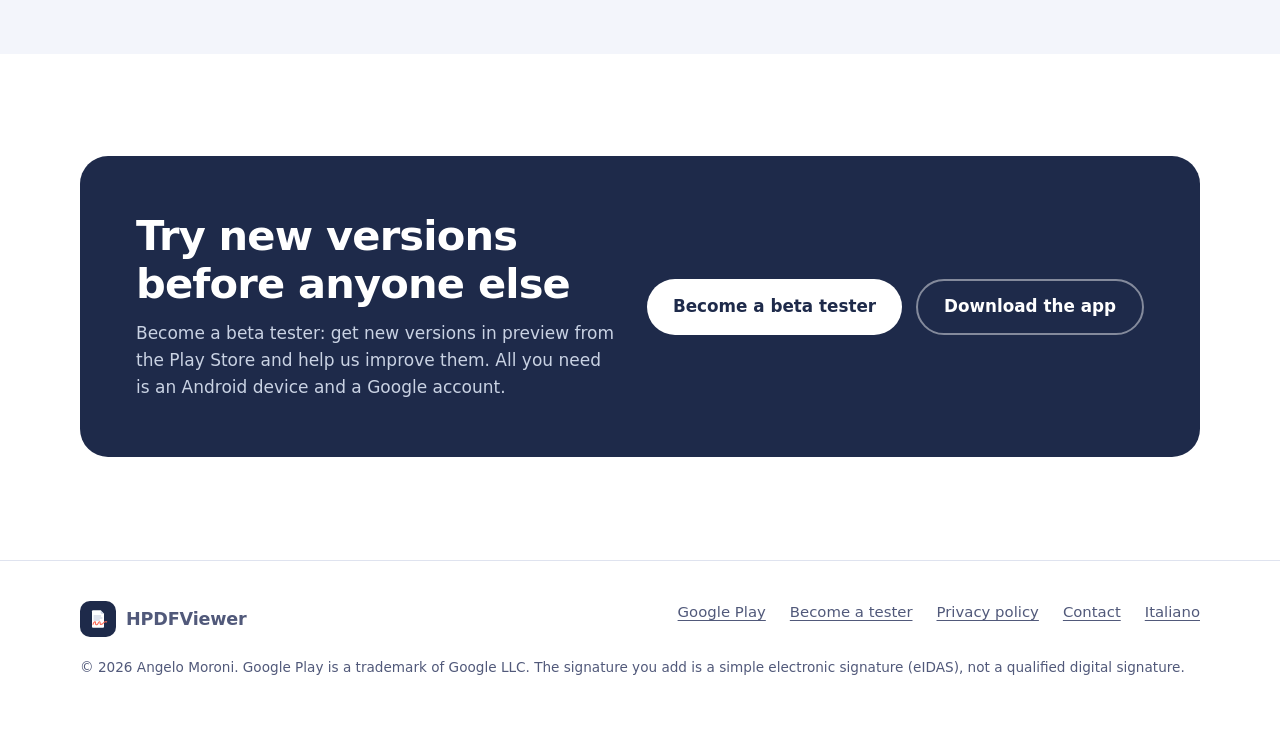
<file: en/index.html>
<!doctype html>
<html lang="en">
<head>
<meta charset="utf-8">
<meta name="viewport" content="width=device-width, initial-scale=1">
<title>HPDFViewer — Read, fill in and sign PDFs on Android</title>
<meta name="description" content="HPDFViewer is the Android app to read, fill in, sign and share a PDF in under a minute. Free, no account: your files stay on your phone.">
<link rel="canonical" href="https://hpdfviewer.github.io/en/">
<link rel="alternate" hreflang="it" href="https://hpdfviewer.github.io/">
<link rel="alternate" hreflang="en" href="https://hpdfviewer.github.io/en/">
<link rel="alternate" hreflang="x-default" href="https://hpdfviewer.github.io/">
<meta name="theme-color" content="#1e2a4a">
<link rel="icon" href="/favicon.ico" sizes="48x48">
<link rel="icon" href="/assets/img/icon.svg" type="image/svg+xml">
<link rel="apple-touch-icon" href="/assets/img/apple-touch-icon.png">
<link rel="manifest" href="/site.webmanifest">
<meta property="og:type" content="website">
<meta property="og:site_name" content="HPDFViewer">
<meta property="og:locale" content="en_US">
<meta property="og:locale:alternate" content="it_IT">
<meta property="og:url" content="https://hpdfviewer.github.io/en/">
<meta property="og:title" content="HPDFViewer — Read, fill in and sign PDFs on Android">
<meta property="og:description" content="Open the form, write, sign and send it back in under a minute. Free, no account: your files stay on your phone.">
<meta property="og:image" content="https://hpdfviewer.github.io/assets/img/og-en.jpg">
<meta property="og:image:width" content="1200">
<meta property="og:image:height" content="586">
<meta property="og:image:alt" content="HPDFViewer: read, fill in and sign PDFs in a minute">
<meta name="twitter:card" content="summary_large_image">
<link rel="stylesheet" href="/assets/css/site.css">
<script type="application/ld+json">
{
  "@context": "https://schema.org",
  "@graph": [
    {
      "@type": "MobileApplication",
      "@id": "https://hpdfviewer.github.io/#app",
      "name": "HPDFViewer",
      "alternateName": "HPDFViewer - Read & Sign Docs",
      "description": "Android app to read a PDF in continuous vertical scroll, fill it in with text, ticks, pen and signature, and share the filled-in copy. No account: PDFs and signatures stay on the device.",
      "url": "https://hpdfviewer.github.io/en/",
      "image": "https://hpdfviewer.github.io/assets/img/icon-512.png",
      "screenshot": [
        "https://hpdfviewer.github.io/assets/img/shot-en-1-1080.webp",
        "https://hpdfviewer.github.io/assets/img/shot-en-2-1080.webp",
        "https://hpdfviewer.github.io/assets/img/shot-en-3-1080.webp"
      ],
      "applicationCategory": "ProductivityApplication",
      "applicationSubCategory": "PDF reader, PDF form filler, PDF signer",
      "operatingSystem": "Android 8.0+",
      "inLanguage": ["it", "en"],
      "isAccessibleForFree": true,
      "installUrl": "https://play.google.com/store/apps/details?id=com.hooloovoochimico.hpdfviewer",
      "downloadUrl": "https://play.google.com/store/apps/details?id=com.hooloovoochimico.hpdfviewer",
      "offers": { "@type": "Offer", "price": "0", "priceCurrency": "EUR" },
      "featureList": [
        "Reading PDFs in continuous vertical scroll with pinch-to-zoom",
        "Text, today's date and ✓ ✗ marks on any PDF",
        "Signature and initials drawn once, saved encrypted on the device",
        "Freehand pen with an eraser",
        "Scanning paper documents into PDF",
        "Adding pages from other PDFs, images or scans",
        "Sharing a filled-in copy: the original is not modified",
        "No account, works offline"
      ],
      "author": { "@type": "Person", "name": "Angelo Moroni" },
      "publisher": { "@id": "https://hpdfviewer.github.io/#org" }
    },
    {
      "@type": "Organization",
      "@id": "https://hpdfviewer.github.io/#org",
      "name": "HPDFViewer",
      "url": "https://hpdfviewer.github.io/",
      "logo": "https://hpdfviewer.github.io/assets/img/icon-512.png"
    },
    {
      "@type": "WebSite",
      "@id": "https://hpdfviewer.github.io/#site",
      "name": "HPDFViewer",
      "url": "https://hpdfviewer.github.io/en/",
      "inLanguage": "en",
      "publisher": { "@id": "https://hpdfviewer.github.io/#org" }
    },
    {
      "@type": "FAQPage",
      "@id": "https://hpdfviewer.github.io/#faq",
      "inLanguage": "en",
      "mainEntity": [
        {
          "@type": "Question",
          "name": "How do you fill in and sign a PDF on Android?",
          "acceptedAnswer": { "@type": "Answer", "text": "Open the PDF with HPDFViewer (directly from email, WhatsApp, Telegram or Drive too), tap where you want to write and add text, date or ticks. Tap Sign to insert your signature, then Share: the app creates a filled-in copy and sends it with the app you prefer." }
        },
        {
          "@type": "Question",
          "name": "Is HPDFViewer free?",
          "acceptedAnswer": { "@type": "Answer", "text": "Yes. Reading, filling in, signing, scanning and sharing are free, with unobtrusive ads: never full screen, never between pages and never while you fill in or sign. Premium is a one-time purchase, with no subscription, that removes the ads and adds some features." }
        },
        {
          "@type": "Question",
          "name": "Are my PDFs uploaded online?",
          "acceptedAnswer": { "@type": "Answer", "text": "No. HPDFViewer has no accounts and never sends PDFs, scans or signatures over the internet. A document leaves the phone only when you share it with another app." }
        },
        {
          "@type": "Question",
          "name": "Does a signature added with HPDFViewer have legal value?",
          "acceptedAnswer": { "@type": "Answer", "text": "It is a simple electronic signature under the eIDAS regulation: the image of your signature drawn on the document. It is not a qualified digital signature, so it does not replace a digital signature where one is expressly required." }
        },
        {
          "@type": "Question",
          "name": "Does it work with any PDF, even scanned ones or ones without fillable fields?",
          "acceptedAnswer": { "@type": "Answer", "text": "Yes. HPDFViewer writes over the page, like a pen on paper, so it also works with scanned forms and with PDFs that have no interactive fields. It does not fill in interactive form fields (AcroForm) as such: you write where you tap." }
        },
        {
          "@type": "Question",
          "name": "Is the original file modified?",
          "acceptedAnswer": { "@type": "Answer", "text": "No, never. When you share or save, HPDFViewer always creates a new copy of the PDF with what you have added." }
        },
        {
          "@type": "Question",
          "name": "Can I scan a paper document?",
          "acceptedAnswer": { "@type": "Answer", "text": "Yes, for free. Scan document photographs the sheets, detects the edges and creates a PDF that you can fill in, sign and share straight away. Pages are processed on the phone and the app does not ask for camera permission." }
        },
        {
          "@type": "Question",
          "name": "Which devices does HPDFViewer work on?",
          "acceptedAnswer": { "@type": "Answer", "text": "On phones and tablets with Android 8.0 or later. It is downloaded from Google Play." }
        },
        {
          "@type": "Question",
          "name": "How do I become a beta tester for HPDFViewer?",
          "acceptedAnswer": { "@type": "Answer", "text": "Open the page Become a tester on hpdfviewer.github.io/tester.html, join the test with your Google account and update the app from the Play Store: you will get the test versions before everyone else. You can leave the test at any time." }
        }
      ]
    }
  ]
}
</script>
</head>
<body>
<a class="skip" href="#main">Skip to content</a>

<header class="site-header">
  <div class="wrap">
    <a class="brand" href="/en/" aria-label="HPDFViewer, home page">
      <img src="/assets/img/icon.svg" alt="" width="36" height="36">
      HPDFViewer
    </a>
    <nav class="site-nav" aria-label="Sections">
      <a href="#features">Features</a>
      <a href="#privacy">Privacy</a>
      <a href="#premium">Free or Premium</a>
      <a href="#faq">FAQ</a>
    </nav>
    <a class="lang" href="/" hreflang="it" lang="it" aria-label="Versione italiana">IT</a>
    <a class="btn btn-primary btn-small" href="https://play.google.com/store/apps/details?id=com.hooloovoochimico.hpdfviewer&amp;hl=en">Download</a>
  </div>
</header>

<main id="main">

<section class="hero">
  <div class="wrap">
    <div>
      <p class="eyebrow">Android app for your PDFs</p>
      <h1>Read, fill in and <span class="sign">sign<svg viewBox="37 58 45 18" preserveAspectRatio="none" aria-hidden="true"><path pathLength="100" d="M39,70 C42,61 47,60 46.5,66 C46,72 51,74 54.5,66.5 C57.5,60 61,62 60.5,67 C60,72 66,71 70,66 C72.5,63 76,61.5 80,62.5"/></svg></span> PDFs in a minute</h1>
      <p class="lead">Got a form to fill in and sign? Open it with HPDFViewer, write, sign and send it back. No tutorial, no account, and your files stay on your phone.</p>
      <div class="cta">
        <a class="btn btn-primary" href="https://play.google.com/store/apps/details?id=com.hooloovoochimico.hpdfviewer&amp;hl=en">
          <svg viewBox="0 0 24 24" aria-hidden="true"><path fill="currentColor" d="M5 3.5v17a1 1 0 0 0 1.5.86l14-8.5a1 1 0 0 0 0-1.72l-14-8.5A1 1 0 0 0 5 3.5Z"/></svg>
          Download from Google Play
        </a>
        <a class="btn btn-ghost" href="/tester.html">Become a beta tester</a>
      </div>
      <ul class="facts">
        <li>Free</li>
        <li>Android 8.0 or later</li>
        <li>No account</li>
        <li>Works offline</li>
      </ul>
    </div>
    <div class="hero-shot">
      <img src="/assets/img/shot-en-1-540.webp"
           srcset="/assets/img/shot-en-1-540.webp 540w, /assets/img/shot-en-1-1080.webp 1080w"
           sizes="(max-width: 860px) 78vw, 360px"
           width="540" height="960" fetchpriority="high"
           alt="HPDFViewer with a filled-in sign-up form: boxes ticked, date and signature added, ready to share">
    </div>
  </div>
</section>

<section class="section section-soft" id="how-it-works">
  <div class="wrap">
    <div class="section-head">
      <h2>From the form received to the form sent, in three steps</h2>
      <p>HPDFViewer does one thing and does it fast: it lets you fill in and send back a PDF from your phone.</p>
    </div>
    <ol class="steps">
      <li>
        <h3>Open</h3>
        <p>Tap the PDF in email, WhatsApp, Telegram, Drive or your downloads and choose HPDFViewer. Or scan a sheet of paper.</p>
      </li>
      <li>
        <h3>Fill in and sign</h3>
        <p>Tap where you want to write: text, today's date, ticks. You draw your signature once, then add it with one tap.</p>
      </li>
      <li>
        <h3>Share</h3>
        <p>One tap creates the filled-in copy and sends it with the app you prefer. The original file stays as it was.</p>
      </li>
    </ol>
  </div>
</section>

<section class="section" id="features">
  <div class="wrap">
    <div class="section-head">
      <h2>Everything a form needs, nothing more</h2>
      <p>A few features, all within thumb's reach. Works on any PDF, even scanned ones, because you write over the page as if with a pen.</p>
    </div>
    <div class="features">
      <article class="feature">
        <div class="ico"><svg viewBox="0 0 24 24" aria-hidden="true"><path d="M6 3h8l4 4v14H6z"/><path d="M14 3v4h4M9 12h6M9 16h6"/></svg></div>
        <h3>Read</h3>
        <ul>
          <li>Pages in one continuous vertical scroll, like a web page</li>
          <li>Pinch to zoom and double-tap to enlarge</li>
          <li>One tap on the page and read full screen</li>
        </ul>
      </article>
      <article class="feature">
        <div class="ico"><svg viewBox="0 0 24 24" aria-hidden="true"><path d="M5 6V4h14v2M12 4v16M9 20h6"/></svg></div>
        <h3>Fill in</h3>
        <ul>
          <li>Text in three sizes, wherever you tap</li>
          <li>"Today's date" with one tap, in your local format</li>
          <li>✓ and ✗ marks for checkboxes</li>
          <li>Move, resize, delete; Undo and Redo always there</li>
        </ul>
      </article>
      <article class="feature">
        <div class="ico"><svg viewBox="0 0 24 24" aria-hidden="true"><path d="M3 16c2-6 5-7 5-3s3 5 5 0 5-3 4 0 3 2 4 1M3 21h18"/></svg></div>
        <h3>Sign</h3>
        <ul>
          <li>Draw your signature and initials once, then add them with one tap</li>
          <li>Saved encrypted on the phone: they never go over the internet</li>
          <li>If you like, your fingerprint before each signature</li>
          <li>Take your signatures to another phone, in a password-protected file <span class="tag tag-soon">Coming soon</span></li>
          <li>Sign on paper and take a photo: it becomes a saved signature <span class="tag">Premium</span> <span class="tag tag-soon">Coming soon</span></li>
        </ul>
      </article>
      <article class="feature">
        <div class="ico"><svg viewBox="0 0 24 24" aria-hidden="true"><path d="M4 20l1-4L16 5l3 3L8 19zM14 7l3 3"/></svg></div>
        <h3>Pen</h3>
        <ul>
          <li>Draw freehand with a finger, scroll with two</li>
          <li>Four colours and three thicknesses</li>
          <li>The eraser removes a whole stroke with one tap</li>
        </ul>
      </article>
      <article class="feature">
        <div class="ico"><svg viewBox="0 0 24 24" aria-hidden="true"><path d="M4 8V5h3M17 5h3v3M20 16v3h-3M7 19H4v-3M4 12h16"/></svg></div>
        <h3>Scan</h3>
        <ul>
          <li>Photograph sheets: edges detected automatically, multiple pages</li>
          <li>Produces a PDF ready to fill in and sign</li>
          <li>The app does not ask for camera permission</li>
        </ul>
      </article>
      <article class="feature">
        <div class="ico"><svg viewBox="0 0 24 24" aria-hidden="true"><path d="M8 7h11v13H8zM5 17V4h11M13.5 11v5M11 13.5h5"/></svg></div>
        <h3>Pages</h3>
        <ul>
          <li>Add other PDFs, images or scans at the end</li>
          <li>Remove pages <span class="tag">Premium</span></li>
          <li>Reorder pages by dragging them <span class="tag">Premium</span></li>
        </ul>
      </article>
      <article class="feature">
        <div class="ico"><svg viewBox="0 0 24 24" aria-hidden="true"><circle cx="6" cy="12" r="2.5"/><circle cx="18" cy="6" r="2.5"/><circle cx="18" cy="18" r="2.5"/><path d="M8.2 10.9l7.6-3.800M8.2 13.1l7.6 3.800"/></svg></div>
        <h3>Share</h3>
        <ul>
          <li>One tap creates the filled-in copy and opens sharing</li>
          <li>Or save the copy wherever you like</li>
          <li>The original is never modified</li>
        </ul>
      </article>
      <article class="feature">
        <div class="ico"><svg viewBox="0 0 24 24" aria-hidden="true"><rect x="3" y="5" width="18" height="14" rx="2"/><path d="M10 16h4"/></svg></div>
        <h3>Phone and tablet</h3>
        <ul>
          <li>Interface designed for large screens too</li>
          <li>In Italian and English</li>
          <li>Pick up where you left off: changes stay as a draft</li>
        </ul>
      </article>
    </div>
  </div>
</section>

<section class="section section-soft" id="screenshots">
  <div class="wrap">
    <div class="section-head">
      <h2>See it in action</h2>
      <p>No hidden menus: the tools sit in a bar at the bottom and the rest of the screen belongs to the document.</p>
    </div>
    <div class="shots" tabindex="0" role="group" aria-label="App screenshots">
      <figure>
        <img loading="lazy" src="/assets/img/shot-en-2-540.webp" srcset="/assets/img/shot-en-2-540.webp 540w, /assets/img/shot-en-2-1080.webp 1080w" sizes="270px" width="540" height="960" alt="Type anywhere: participant details written on the form, with the keyboard, the S M L sizes and Today's date">
        <figcaption>Text, date and ticks with one tap</figcaption>
      </figure>
      <figure>
        <img loading="lazy" src="/assets/img/shot-en-3-540.webp" srcset="/assets/img/shot-en-3-540.webp 540w, /assets/img/shot-en-3-1080.webp 1080w" sizes="270px" width="540" height="960" alt="Signature screen: signature drawn with a finger, with Clear and Save buttons">
        <figcaption>The signature is drawn just once</figcaption>
      </figure>
      <figure>
        <img loading="lazy" src="/assets/img/shot-en-4-540.webp" srcset="/assets/img/shot-en-4-540.webp 540w, /assets/img/shot-en-4-1080.webp 1080w" sizes="270px" width="540" height="960" alt="Freehand pen: a red circle around the chosen class, with colours, widths and eraser">
        <figcaption>Freehand pen, with an eraser</figcaption>
      </figure>
      <figure>
        <img loading="lazy" src="/assets/img/shot-en-5-540.webp" srcset="/assets/img/shot-en-5-540.webp 540w, /assets/img/shot-en-5-1080.webp 1080w" sizes="270px" width="540" height="960" alt="Pages sheet: add PDF files, Images or Scan with camera">
        <figcaption>Add PDFs, photos and scans</figcaption>
      </figure>
      <figure>
        <img loading="lazy" src="/assets/img/shot-en-6-540.webp" srcset="/assets/img/shot-en-6-540.webp 540w, /assets/img/shot-en-6-1080.webp 1080w" sizes="270px" width="540" height="960" alt="A PDF form open for reading, with the toolbar at the bottom">
        <figcaption>Open PDFs from any app</figcaption>
      </figure>
      <figure>
        <img loading="lazy" src="/assets/img/shot-en-7-540.webp" srcset="/assets/img/shot-en-7-540.webp 540w, /assets/img/shot-en-7-1080.webp 1080w" sizes="270px" width="540" height="960" alt="HPDFViewer home screen with the Open PDF and Scan document buttons">
        <figcaption>One home screen, two buttons</figcaption>
      </figure>
    </div>
  </div>
</section>

<section class="section band" id="privacy">
  <div class="wrap">
    <div class="section-head">
      <p class="eyebrow">Privacy</p>
      <h2>Your documents never go online. Ever.</h2>
      <p>Contracts, medical forms, identity documents: what you open with HPDFViewer stays on your phone until you choose to share it.</p>
    </div>
    <div class="pillars">
      <div>
        <h3>No account</h3>
        <p>No sign-up, no email, no profile. Install and open the PDF.</p>
      </div>
      <div>
        <h3>No cloud</h3>
        <p>PDFs, scans and signatures never go over the internet. The app works offline too.</p>
      </div>
      <div>
        <h3>Encrypted signatures</h3>
        <p>Signatures are stored encrypted on the device, and you can protect them with your fingerprint.</p>
      </div>
      <div>
        <h3>Original intact</h3>
        <p>Every share creates a new copy: the file you received is never touched.</p>
      </div>
    </div>
    <p class="more">The free version shows Google AdMob ads, which cannot see your documents. Full details in the <a href="/privacy.html">privacy policy</a>.</p>
  </div>
</section>

<section class="section" id="premium">
  <div class="wrap">
    <div class="section-head">
      <h2>Free, or Premium with a single purchase</h2>
      <p>Everything you need to fill in and sign is free. Premium is a one-time purchase: no subscription.</p>
    </div>
    <div class="plans">
      <div class="plan">
        <h3>Free</h3>
        <p class="price">€0 <small>with unobtrusive ads</small></p>
        <ul>
          <li>Reading, text, date, ticks and pen</li>
          <li>One signature and one set of initials saved</li>
          <li>Scanning documents</li>
          <li>Adding pages from PDFs, images and scans</li>
          <li>Sharing and saving the filled-in copy</li>
        </ul>
      </div>
      <div class="plan plan-premium">
        <h3>Premium</h3>
        <p class="price">One-time <small>no subscription</small></p>
        <ul>
          <li>No ads</li>
          <li>Removing and reordering pages</li>
          <li>Up to 3 signatures and 3 sets of initials saved</li>
          <li>Someone else's signature, used once and not saved</li>
          <li>Signature from a photo <span class="tag tag-soon">Coming soon</span></li>
        </ul>
      </div>
    </div>
    <p class="note">Ads in the free version are never full screen, never between pages and never while you fill in or sign. Premium is bought in the app, through Google Play.</p>
  </div>
</section>

<section class="section section-soft" id="faq">
  <div class="wrap">
    <div class="section-head">
      <h2>Frequently asked questions</h2>
    </div>
    <div class="faq">
      <details open>
        <summary><h3>How do you fill in and sign a PDF on Android?</h3></summary>
        <p>Open the PDF with HPDFViewer (directly from email, WhatsApp, Telegram or Drive too), tap where you want to write and add text, date or ticks. Tap <em>Sign</em> to insert your signature, then <em>Share</em>: the app creates a filled-in copy and sends it with the app you prefer.</p>
      </details>
      <details>
        <summary><h3>Is HPDFViewer free?</h3></summary>
        <p>Yes. Reading, filling in, signing, scanning and sharing are free, with unobtrusive ads: never full screen, never between pages and never while you fill in or sign. Premium is a one-time purchase, with no subscription, that removes the ads and adds some features.</p>
      </details>
      <details>
        <summary><h3>Are my PDFs uploaded online?</h3></summary>
        <p>No. HPDFViewer has no accounts and never sends PDFs, scans or signatures over the internet. A document leaves the phone only when you share it with another app. See the <a href="/privacy.html">privacy policy</a>.</p>
      </details>
      <details>
        <summary><h3>Does a signature added with HPDFViewer have legal value?</h3></summary>
        <p>It is a simple electronic signature under the eIDAS regulation: the image of your signature drawn on the document. It is not a qualified digital signature, so it does not replace a digital signature where one is expressly required.</p>
      </details>
      <details>
        <summary><h3>Does it work with any PDF, even scanned ones or ones without fillable fields?</h3></summary>
        <p>Yes. HPDFViewer writes over the page, like a pen on paper, so it also works with scanned forms and with PDFs that have no interactive fields. It does not fill in interactive form fields (AcroForm) as such: you write where you tap.</p>
      </details>
      <details>
        <summary><h3>Is the original file modified?</h3></summary>
        <p>No, never. When you share or save, HPDFViewer always creates a new copy of the PDF with what you have added.</p>
      </details>
      <details>
        <summary><h3>Can I scan a paper document?</h3></summary>
        <p>Yes, for free. <em>Scan document</em> photographs the sheets, detects the edges and creates a PDF that you can fill in, sign and share straight away. Pages are processed on the phone and the app does not ask for camera permission.</p>
      </details>
      <details>
        <summary><h3>Which devices does HPDFViewer work on?</h3></summary>
        <p>On phones and tablets with Android 8.0 or later. It is downloaded from <a href="https://play.google.com/store/apps/details?id=com.hooloovoochimico.hpdfviewer&amp;hl=en">Google Play</a>.</p>
      </details>
      <details>
        <summary><h3>How do I become a beta tester for HPDFViewer?</h3></summary>
        <p>Open the page <a href="/tester.html">Become a tester</a>, join the test with your Google account and update the app from the Play Store: you will get the test versions before everyone else. You can leave the test at any time.</p>
      </details>
    </div>
  </div>
</section>

<section class="section" id="tester">
  <div class="wrap">
    <div class="tester">
      <div>
        <h2>Try new versions before anyone else</h2>
        <p>Become a beta tester: get new versions in preview from the Play Store and help us improve them. All you need is an Android device and a Google account.</p>
      </div>
      <div class="cta">
        <a class="btn btn-light" href="/tester.html">Become a beta tester</a>
        <a class="btn btn-outline-light" href="https://play.google.com/store/apps/details?id=com.hooloovoochimico.hpdfviewer&amp;hl=en">Download the app</a>
      </div>
    </div>
  </div>
</section>

</main>

<footer class="site-footer">
  <div class="wrap">
    <a class="brand" href="/en/">
      <img src="/assets/img/icon.svg" alt="" width="36" height="36">
      HPDFViewer
    </a>
    <ul>
      <li><a href="https://play.google.com/store/apps/details?id=com.hooloovoochimico.hpdfviewer&amp;hl=en">Google Play</a></li>
      <li><a href="/tester.html">Become a tester</a></li>
      <li><a href="/privacy.html">Privacy policy</a></li>
      <li><a href="mailto:mor.angelo.mor@gmail.com">Contact</a></li>
      <li><a href="/" hreflang="it" lang="it">Italiano</a></li>
    </ul>
    <p class="legal">© 2026 Angelo Moroni. Google Play is a trademark of Google LLC. The signature you add is a simple electronic signature (eIDAS), not a qualified digital signature.</p>
  </div>
</footer>
</body>
</html>
</file>
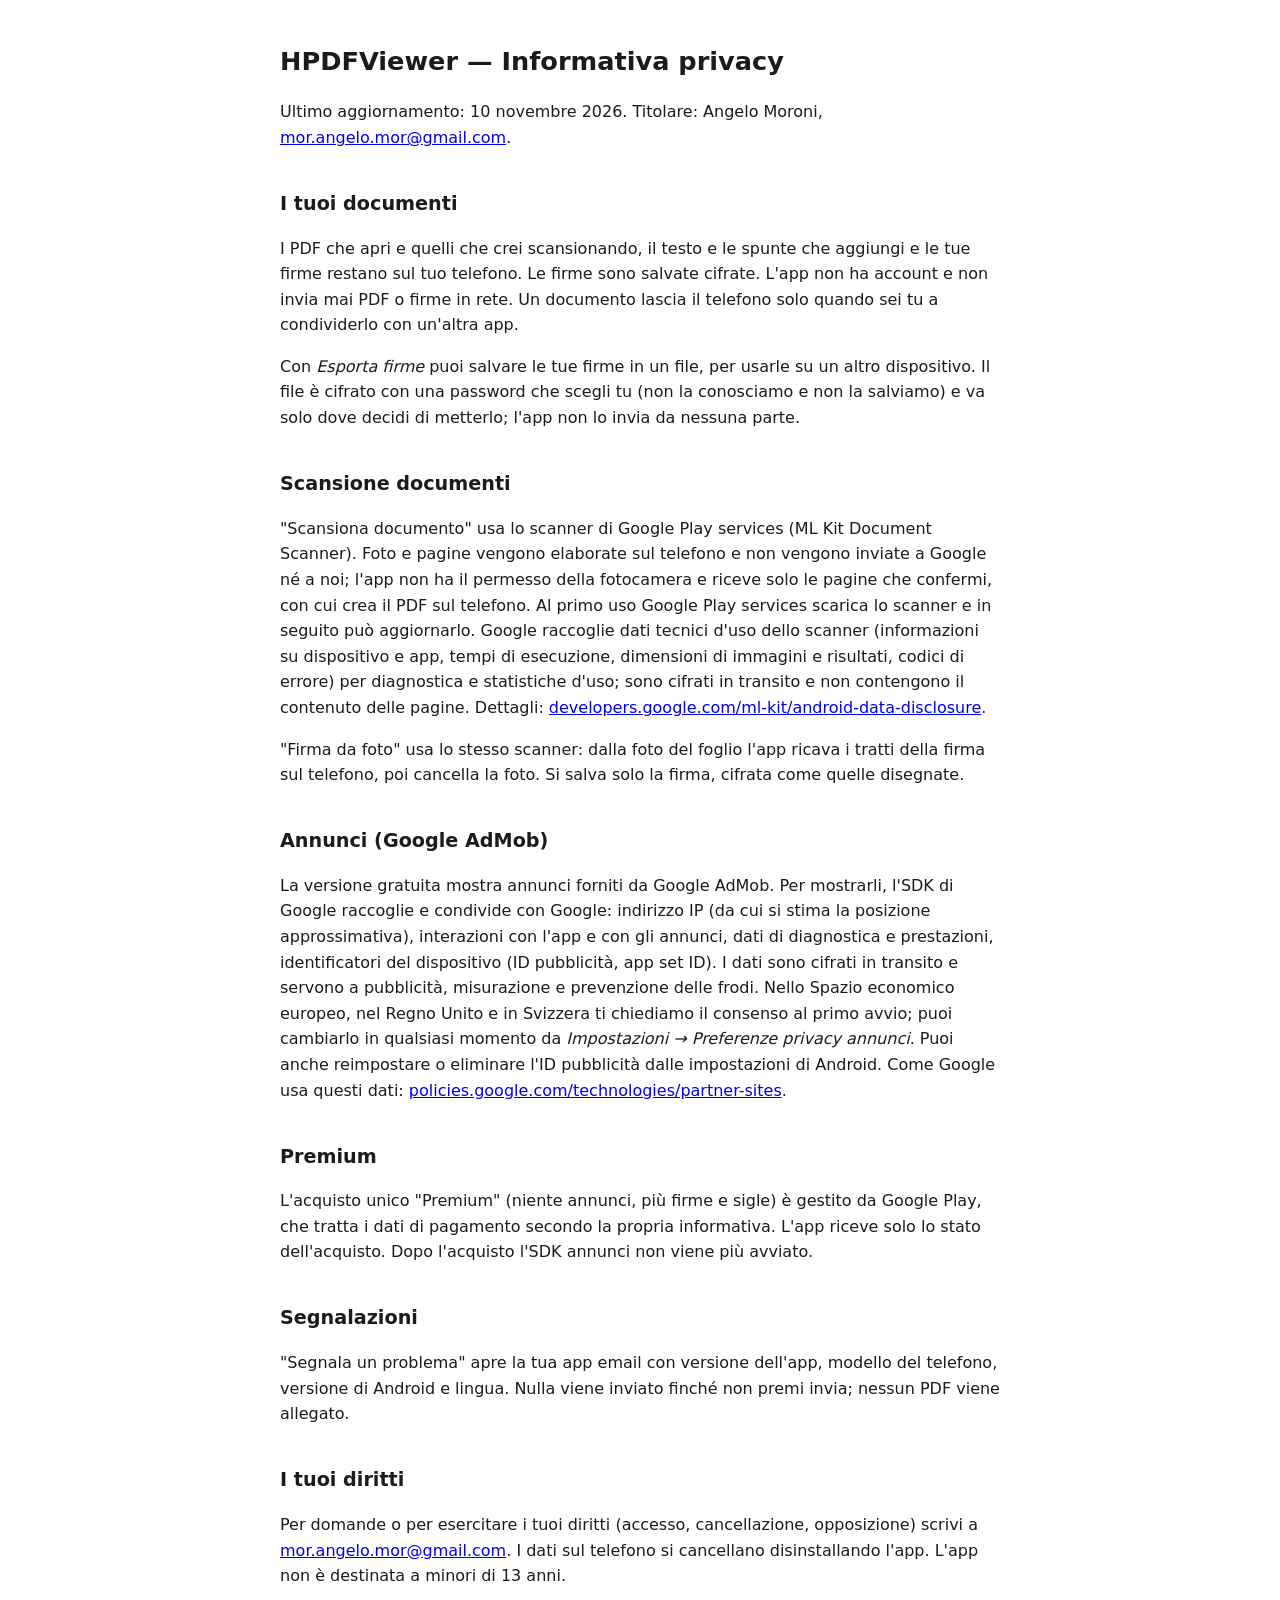
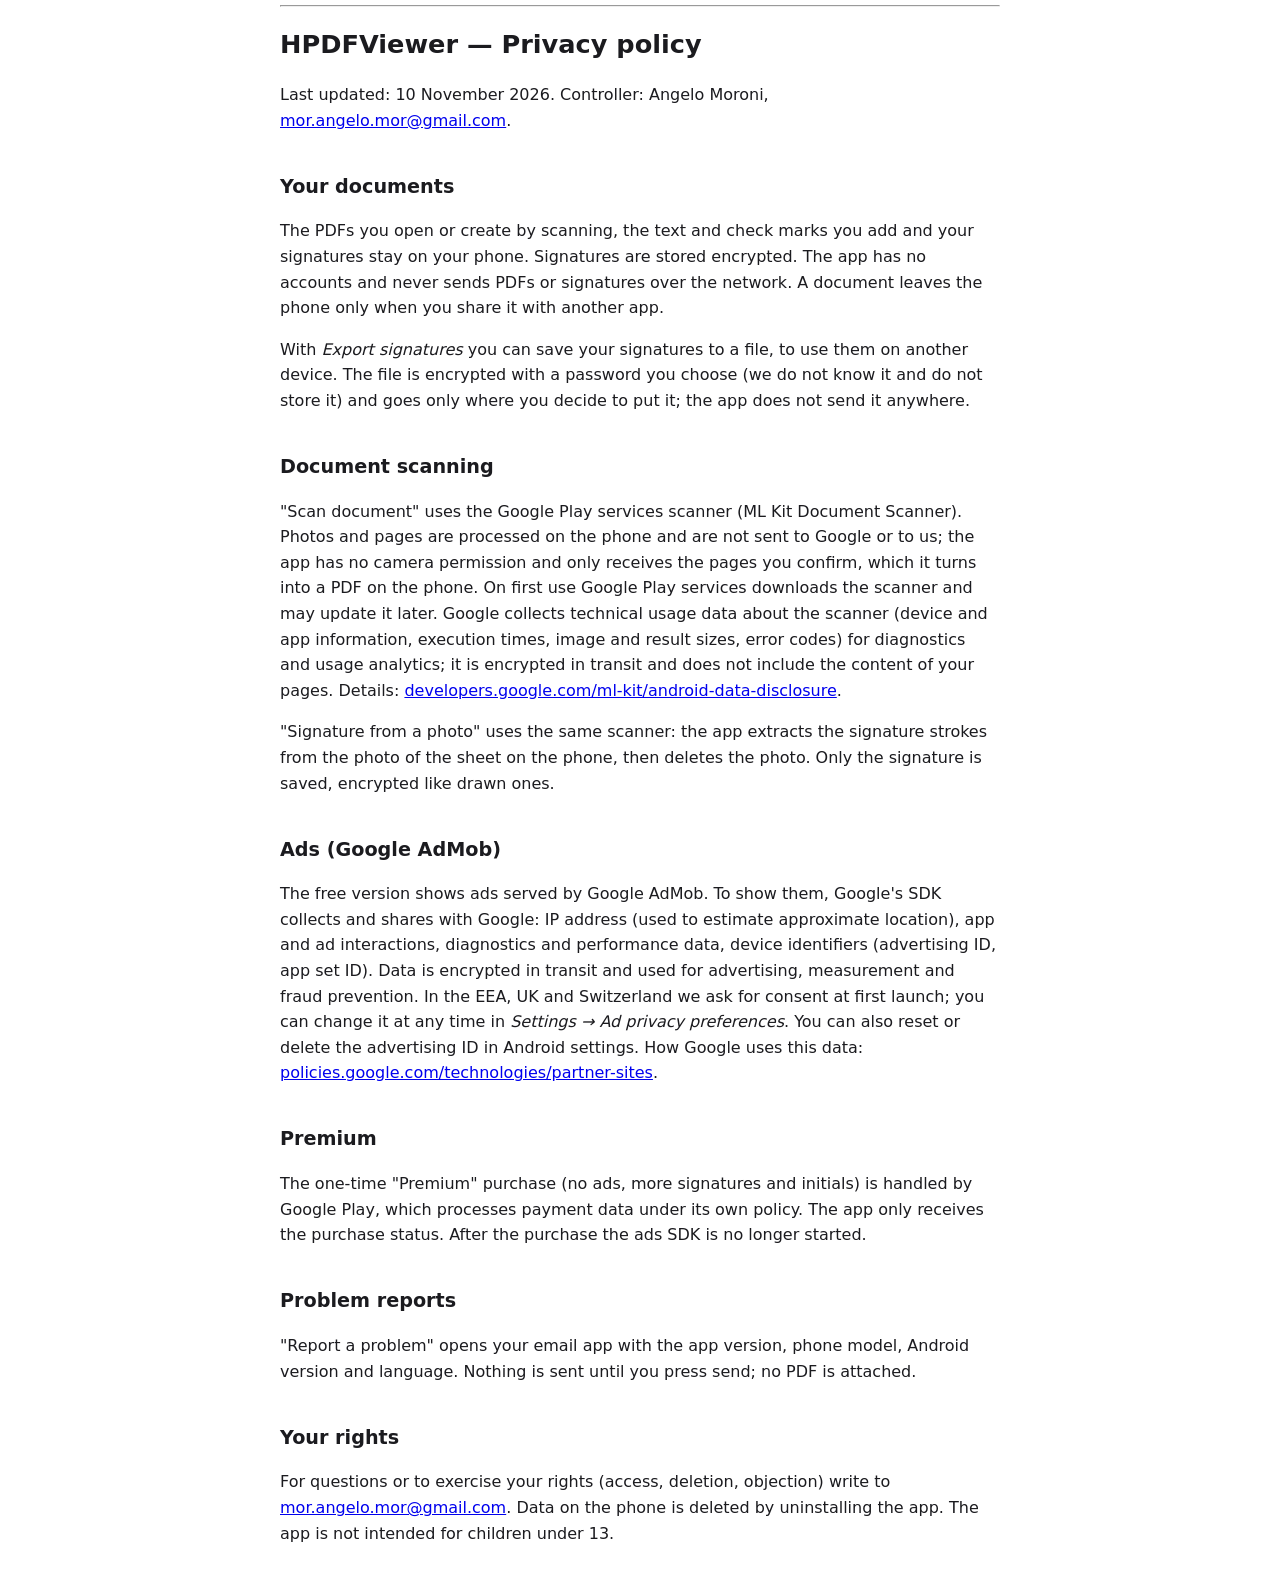
<file: privacy.html>
<!doctype html>
<html lang="it">
<head>
<meta charset="utf-8">
<meta name="viewport" content="width=device-width, initial-scale=1">
<title>HPDFViewer — Informativa privacy / Privacy policy</title>
<style>
  body { font: 16px/1.6 system-ui, sans-serif; max-width: 720px; margin: 0 auto; padding: 24px 16px; color: #1b1b1f; background: #fff; }
  h1 { font-size: 1.6em; } h2 { font-size: 1.2em; margin-top: 2em; }
  @media (prefers-color-scheme: dark) { body { color: #e4e1e6; background: #131316; } a { color: #a8c7fa; } }
</style>
</head>
<body>
<h1>HPDFViewer — Informativa privacy</h1>
<p>Ultimo aggiornamento: 10 novembre 2026. Titolare: Angelo Moroni, <a href="mailto:mor.angelo.mor@gmail.com">mor.angelo.mor@gmail.com</a>.</p>

<h2>I tuoi documenti</h2>
<p>I PDF che apri e quelli che crei scansionando, il testo e le spunte che aggiungi e le tue firme restano sul tuo telefono. Le firme sono salvate cifrate.
L'app non ha account e non invia mai PDF o firme in rete. Un documento lascia il telefono solo quando sei tu a condividerlo
con un'altra app.</p>
<p>Con <em>Esporta firme</em> puoi salvare le tue firme in un file, per usarle su un altro dispositivo. Il file è cifrato con una password che scegli tu
(non la conosciamo e non la salviamo) e va solo dove decidi di metterlo; l'app non lo invia da nessuna parte.</p>

<h2>Scansione documenti</h2>
<p>"Scansiona documento" usa lo scanner di Google Play services (ML Kit Document Scanner). Foto e pagine vengono elaborate
sul telefono e non vengono inviate a Google né a noi; l'app non ha il permesso della fotocamera e riceve solo le pagine che
confermi, con cui crea il PDF sul telefono. Al primo uso Google Play services scarica lo scanner e in seguito può aggiornarlo.
Google raccoglie dati tecnici d'uso dello scanner (informazioni su dispositivo e app, tempi di esecuzione, dimensioni di
immagini e risultati, codici di errore) per diagnostica e statistiche d'uso; sono cifrati in transito e non contengono il
contenuto delle pagine. Dettagli: <a href="https://developers.google.com/ml-kit/android-data-disclosure">developers.google.com/ml-kit/android-data-disclosure</a>.</p>
<p>"Firma da foto" usa lo stesso scanner: dalla foto del foglio l'app ricava i tratti della firma sul telefono, poi cancella
la foto. Si salva solo la firma, cifrata come quelle disegnate.</p>

<h2>Annunci (Google AdMob)</h2>
<p>La versione gratuita mostra annunci forniti da Google AdMob. Per mostrarli, l'SDK di Google raccoglie e condivide con Google:
indirizzo IP (da cui si stima la posizione approssimativa), interazioni con l'app e con gli annunci, dati di diagnostica e
prestazioni, identificatori del dispositivo (ID pubblicità, app set ID). I dati sono cifrati in transito e servono a
pubblicità, misurazione e prevenzione delle frodi. Nello Spazio economico europeo, nel Regno Unito e in Svizzera ti chiediamo
il consenso al primo avvio; puoi cambiarlo in qualsiasi momento da <em>Impostazioni → Preferenze privacy annunci</em>.
Puoi anche reimpostare o eliminare l'ID pubblicità dalle impostazioni di Android.
Come Google usa questi dati: <a href="https://policies.google.com/technologies/partner-sites">policies.google.com/technologies/partner-sites</a>.</p>

<h2>Premium</h2>
<p>L'acquisto unico "Premium" (niente annunci, più firme e sigle) è gestito da Google Play, che tratta i dati di pagamento secondo la propria informativa.
L'app riceve solo lo stato dell'acquisto. Dopo l'acquisto l'SDK annunci non viene più avviato.</p>

<h2>Segnalazioni</h2>
<p>"Segnala un problema" apre la tua app email con versione dell'app, modello del telefono, versione di Android e lingua.
Nulla viene inviato finché non premi invia; nessun PDF viene allegato.</p>

<h2>I tuoi diritti</h2>
<p>Per domande o per esercitare i tuoi diritti (accesso, cancellazione, opposizione) scrivi a
<a href="mailto:mor.angelo.mor@gmail.com">mor.angelo.mor@gmail.com</a>. I dati sul telefono si cancellano disinstallando l'app.
L'app non è destinata a minori di 13 anni.</p>

<hr>

<h1 lang="en">HPDFViewer — Privacy policy</h1>
<div lang="en">
<p>Last updated: 10 November 2026. Controller: Angelo Moroni, <a href="mailto:mor.angelo.mor@gmail.com">mor.angelo.mor@gmail.com</a>.</p>
<h2>Your documents</h2>
<p>The PDFs you open or create by scanning, the text and check marks you add and your signatures stay on your phone. Signatures are stored encrypted.
The app has no accounts and never sends PDFs or signatures over the network. A document leaves the phone only when you share it
with another app.</p>
<p>With <em>Export signatures</em> you can save your signatures to a file, to use them on another device. The file is encrypted with a password you choose
(we do not know it and do not store it) and goes only where you decide to put it; the app does not send it anywhere.</p>
<h2>Document scanning</h2>
<p>"Scan document" uses the Google Play services scanner (ML Kit Document Scanner). Photos and pages are processed on the phone
and are not sent to Google or to us; the app has no camera permission and only receives the pages you confirm, which it turns
into a PDF on the phone. On first use Google Play services downloads the scanner and may update it later. Google collects
technical usage data about the scanner (device and app information, execution times, image and result sizes, error codes) for
diagnostics and usage analytics; it is encrypted in transit and does not include the content of your pages. Details:
<a href="https://developers.google.com/ml-kit/android-data-disclosure">developers.google.com/ml-kit/android-data-disclosure</a>.</p>
<p>"Signature from a photo" uses the same scanner: the app extracts the signature strokes from the photo of the sheet on the
phone, then deletes the photo. Only the signature is saved, encrypted like drawn ones.</p>
<h2>Ads (Google AdMob)</h2>
<p>The free version shows ads served by Google AdMob. To show them, Google's SDK collects and shares with Google: IP address
(used to estimate approximate location), app and ad interactions, diagnostics and performance data, device identifiers
(advertising ID, app set ID). Data is encrypted in transit and used for advertising, measurement and fraud prevention.
In the EEA, UK and Switzerland we ask for consent at first launch; you can change it at any time in
<em>Settings → Ad privacy preferences</em>. You can also reset or delete the advertising ID in Android settings.
How Google uses this data: <a href="https://policies.google.com/technologies/partner-sites">policies.google.com/technologies/partner-sites</a>.</p>
<h2>Premium</h2>
<p>The one-time "Premium" purchase (no ads, more signatures and initials) is handled by Google Play, which processes payment data under its own policy. The app only
receives the purchase status. After the purchase the ads SDK is no longer started.</p>
<h2>Problem reports</h2>
<p>"Report a problem" opens your email app with the app version, phone model, Android version and language. Nothing is sent until
you press send; no PDF is attached.</p>
<h2>Your rights</h2>
<p>For questions or to exercise your rights (access, deletion, objection) write to
<a href="mailto:mor.angelo.mor@gmail.com">mor.angelo.mor@gmail.com</a>. Data on the phone is deleted by uninstalling the app.
The app is not intended for children under 13.</p>
</div>
</body>
</html>
</file>
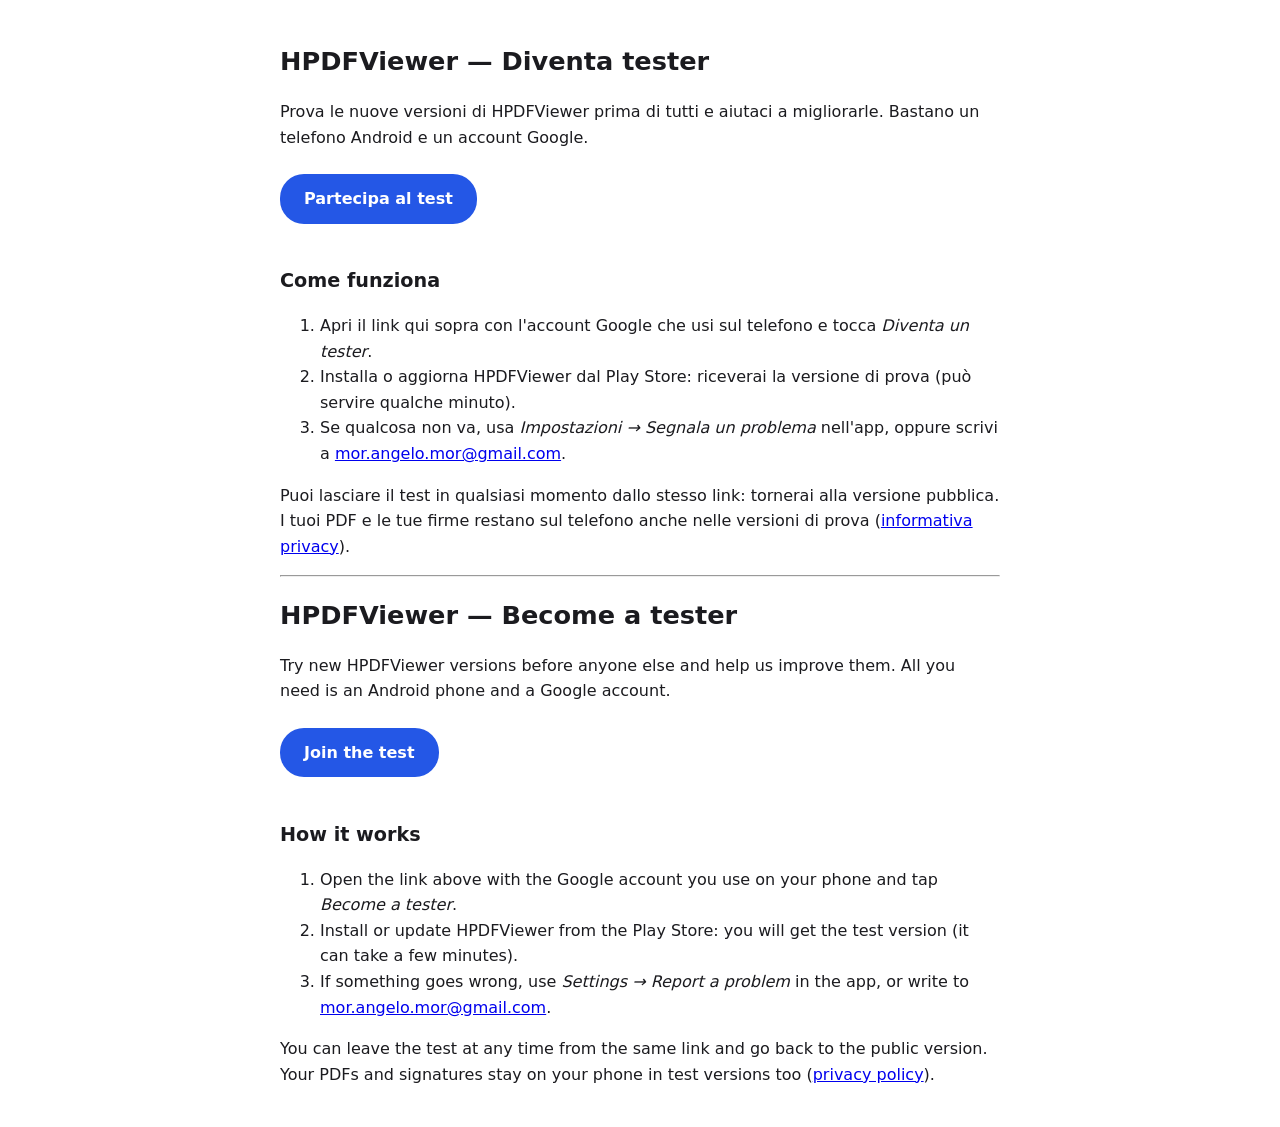
<file: tester.html>
<!doctype html>
<html lang="it">
<head>
<meta charset="utf-8">
<meta name="viewport" content="width=device-width, initial-scale=1">
<title>HPDFViewer — Diventa tester / Become a tester</title>
<style>
  body { font: 16px/1.6 system-ui, sans-serif; max-width: 720px; margin: 0 auto; padding: 24px 16px; color: #1b1b1f; background: #fff; }
  h1 { font-size: 1.6em; } h2 { font-size: 1.2em; margin-top: 2em; }
  .join { display: inline-block; margin: 8px 0 4px; padding: 12px 24px; border-radius: 24px; background: #2457e6; color: #fff; font-weight: 600; text-decoration: none; }
  @media (prefers-color-scheme: dark) { body { color: #e4e1e6; background: #131316; } a { color: #a8c7fa; } .join { background: #a8c7fa; color: #0f2a78; } }
</style>
</head>
<body>
<h1>HPDFViewer — Diventa tester</h1>
<p>Prova le nuove versioni di HPDFViewer prima di tutti e aiutaci a migliorarle. Bastano un telefono Android e un account Google.</p>
<p><a class="join" href="https://play.google.com/apps/testing/com.hooloovoochimico.hpdfviewer">Partecipa al test</a></p>

<h2>Come funziona</h2>
<ol>
  <li>Apri il link qui sopra con l'account Google che usi sul telefono e tocca <em>Diventa un tester</em>.</li>
  <li>Installa o aggiorna HPDFViewer dal Play Store: riceverai la versione di prova (può servire qualche minuto).</li>
  <li>Se qualcosa non va, usa <em>Impostazioni → Segnala un problema</em> nell'app, oppure scrivi a
    <a href="mailto:mor.angelo.mor@gmail.com">mor.angelo.mor@gmail.com</a>.</li>
</ol>
<p>Puoi lasciare il test in qualsiasi momento dallo stesso link: tornerai alla versione pubblica.
I tuoi PDF e le tue firme restano sul telefono anche nelle versioni di prova (<a href="privacy.html">informativa privacy</a>).</p>

<hr>

<div lang="en">
<h1>HPDFViewer — Become a tester</h1>
<p>Try new HPDFViewer versions before anyone else and help us improve them. All you need is an Android phone and a Google account.</p>
<p><a class="join" href="https://play.google.com/apps/testing/com.hooloovoochimico.hpdfviewer">Join the test</a></p>
<h2>How it works</h2>
<ol>
  <li>Open the link above with the Google account you use on your phone and tap <em>Become a tester</em>.</li>
  <li>Install or update HPDFViewer from the Play Store: you will get the test version (it can take a few minutes).</li>
  <li>If something goes wrong, use <em>Settings → Report a problem</em> in the app, or write to
    <a href="mailto:mor.angelo.mor@gmail.com">mor.angelo.mor@gmail.com</a>.</li>
</ol>
<p>You can leave the test at any time from the same link and go back to the public version.
Your PDFs and signatures stay on your phone in test versions too (<a href="privacy.html">privacy policy</a>).</p>
</div>
</body>
</html>
</file>
<file: assets/css/site.css>
/* HPDFViewer landing — palette dall'icona dell'app: blu penna, corallo, blu brand. */
:root {
  --ink: #1e2a4a;
  --coral: #ff6b57;
  --coral-text: #c8402d;
  --blue: #2457e6;
  --blue-deep: #12308f;
  --bg: #ffffff;
  --bg-soft: #f3f5fb;
  --surface: #ffffff;
  --text: #1e2a4a;
  --text-soft: #51597a;
  --line: #dfe3ef;
  --link: #2457e6;
  --radius: 28px;
  --radius-s: 16px;
  --wrap: 1120px;
  --shadow: 0 1px 2px rgb(30 42 74 / 0.06), 0 12px 32px rgb(30 42 74 / 0.1);
  color-scheme: light dark;
}

@media (prefers-color-scheme: dark) {
  :root {
    --bg: #10131c;
    --bg-soft: #171b27;
    --surface: #1c2130;
    --text: #e6e9f4;
    --text-soft: #a9b1cc;
    --line: #2b3247;
    --link: #a8c0ff;
    --coral-text: #ff8f7f;
    --shadow: 0 1px 2px rgb(0 0 0 / 0.3), 0 12px 32px rgb(0 0 0 / 0.35);
  }
}

*, *::before, *::after { box-sizing: border-box; }

html { scroll-behavior: smooth; -webkit-text-size-adjust: 100%; }

body {
  margin: 0;
  font: 17px/1.6 system-ui, -apple-system, "Segoe UI", Roboto, "Noto Sans", sans-serif;
  color: var(--text);
  background: var(--bg);
}

img, svg { max-width: 100%; height: auto; display: block; }

a { color: var(--link); text-underline-offset: 0.18em; }

h1, h2, h3 { line-height: 1.15; margin: 0; letter-spacing: -0.02em; text-wrap: balance; }
h1 { font-size: clamp(2.3rem, 5.2vw + 0.6rem, 4.1rem); font-weight: 800; }
h2 { font-size: clamp(1.7rem, 2.4vw + 0.9rem, 2.6rem); font-weight: 750; }
h3 { font-size: 1.2rem; font-weight: 700; letter-spacing: -0.01em; }
p { margin: 0; text-wrap: pretty; }

.wrap { width: min(100% - 40px, var(--wrap)); margin-inline: auto; }

.skip {
  position: absolute; left: 16px; top: -100px; z-index: 20;
  background: var(--ink); color: #fff; padding: 10px 16px; border-radius: 12px;
}
.skip:focus { top: 12px; }

:focus-visible { outline: 3px solid var(--coral); outline-offset: 3px; border-radius: 6px; }

/* ---------- Header ---------- */
.site-header {
  position: sticky; top: 0; z-index: 10;
  background: color-mix(in srgb, var(--bg) 88%, transparent);
  backdrop-filter: saturate(1.4) blur(12px);
  border-bottom: 1px solid var(--line);
}
.site-header .wrap { display: flex; align-items: center; gap: 20px; min-height: 64px; }
.brand { display: flex; align-items: center; gap: 10px; font-weight: 800; font-size: 1.1rem; color: var(--text); text-decoration: none; letter-spacing: -0.01em; }
.brand img { width: 36px; height: 36px; border-radius: 10px; }
.site-nav { display: flex; gap: 22px; margin-left: auto; }
.site-nav a { color: var(--text-soft); text-decoration: none; font-weight: 600; font-size: 0.95rem; }
.site-nav a:hover { color: var(--text); }
.lang { font-weight: 700; font-size: 0.85rem; text-decoration: none; color: var(--text-soft); border: 1px solid var(--line); border-radius: 999px; padding: 6px 12px; }
.lang:hover { color: var(--text); border-color: var(--text-soft); }
@media (max-width: 760px) {
  .site-nav { display: none; }
  .lang { margin-left: auto; }
}

/* ---------- Buttons ---------- */
.btn {
  display: inline-flex; align-items: center; gap: 10px;
  min-height: 56px; padding: 12px 26px; border-radius: 999px;
  font-weight: 700; font-size: 1.05rem; text-decoration: none;
  transition: transform 0.15s ease, box-shadow 0.15s ease, background-color 0.15s ease;
}
.btn:hover { transform: translateY(-2px); }
.btn-primary { background: var(--ink); color: #fff; box-shadow: 0 8px 22px rgb(30 42 74 / 0.28); }
.btn-primary svg { width: 22px; height: 22px; flex: none; }
.btn-ghost { color: var(--text); border: 2px solid var(--line); }
.btn-ghost:hover { border-color: var(--text-soft); }
.btn-small { min-height: 40px; padding: 6px 16px; font-size: 0.92rem; box-shadow: none; }
.btn-light { background: #fff; color: var(--ink); }
.btn-outline-light { color: #fff; border: 2px solid rgb(255 255 255 / 0.45); }
.btn-outline-light:hover { border-color: #fff; }
@media (prefers-color-scheme: dark) {
  .btn-primary { background: #fff; color: var(--ink); box-shadow: none; }
}
@media (max-width: 520px) { .site-header .btn-small { display: none; } }

/* ---------- Hero ---------- */
.hero { padding: clamp(40px, 7vw, 96px) 0 clamp(48px, 7vw, 96px); overflow: hidden; }
.hero .wrap { display: grid; grid-template-columns: 1.15fr 0.85fr; gap: clamp(32px, 5vw, 72px); align-items: center; }
.eyebrow { font-size: 0.82rem; font-weight: 800; letter-spacing: 0.12em; text-transform: uppercase; color: var(--coral-text); margin-bottom: 16px; }
.hero h1 .sign { position: relative; white-space: nowrap; }
.hero h1 { line-height: 1.24; }
.hero h1 .sign svg { position: absolute; left: -3%; bottom: -0.2em; width: 106%; height: 0.3em; overflow: visible; }
.hero h1 .sign path { fill: none; stroke: var(--coral); stroke-width: 3.4; stroke-linecap: round; stroke-linejoin: round; stroke-dasharray: 100; stroke-dashoffset: 100; animation: draw 1.1s 0.35s ease-out forwards; }
@keyframes draw { to { stroke-dashoffset: 0; } }
.lead { font-size: clamp(1.1rem, 0.6vw + 1rem, 1.3rem); color: var(--text-soft); margin-top: 28px; max-width: 34em; }
.cta { display: flex; flex-wrap: wrap; gap: 14px; margin-top: 32px; }
.facts { display: flex; flex-wrap: wrap; gap: 8px 22px; list-style: none; padding: 0; margin: 28px 0 0; color: var(--text-soft); font-size: 0.95rem; font-weight: 600; }
.facts li::before { content: "✓"; color: var(--coral-text); font-weight: 800; margin-right: 8px; }
.hero-shot { justify-self: center; position: relative; }
.hero-shot img { width: min(360px, 78vw); border-radius: var(--radius); box-shadow: var(--shadow), 0 40px 80px rgb(36 87 230 / 0.25); transform: rotate(2.5deg); }
@media (max-width: 860px) {
  .hero .wrap { grid-template-columns: 1fr; }
  .hero-shot img { transform: none; }
}

/* ---------- Sections ---------- */
.section { padding: clamp(56px, 8vw, 104px) 0; }
.section-soft { background: var(--bg-soft); }
.section-head { max-width: 42em; margin-bottom: clamp(28px, 4vw, 48px); }
.section-head p { color: var(--text-soft); font-size: 1.1rem; margin-top: 14px; }

/* Steps */
.steps { list-style: none; padding: 0; margin: 0; display: grid; grid-template-columns: repeat(3, 1fr); gap: 20px; counter-reset: step; }
.steps li { counter-increment: step; background: var(--surface); border: 1px solid var(--line); border-radius: var(--radius); padding: 28px; }
.steps li::before {
  content: counter(step); display: grid; place-items: center;
  width: 44px; height: 44px; border-radius: 14px; margin-bottom: 18px;
  background: var(--ink); color: #fff; font-weight: 800; font-size: 1.15rem;
}
.steps li:nth-child(2)::before { background: var(--coral); color: var(--ink); }
.steps li:nth-child(3)::before { background: var(--blue); }
.steps p { color: var(--text-soft); margin-top: 8px; }
@media (max-width: 860px) { .steps { grid-template-columns: 1fr; } }

/* Features */
.features { display: grid; grid-template-columns: repeat(auto-fit, minmax(250px, 1fr)); gap: 20px; }
.feature { background: var(--surface); border: 1px solid var(--line); border-radius: var(--radius); padding: 26px; }
.feature .ico { width: 48px; height: 48px; border-radius: 16px; display: grid; place-items: center; background: color-mix(in srgb, var(--blue) 12%, var(--surface)); color: var(--link); margin-bottom: 18px; }
.feature .ico svg { width: 26px; height: 26px; fill: none; stroke: currentColor; stroke-width: 2; stroke-linecap: round; stroke-linejoin: round; }
.feature ul { margin: 12px 0 0; padding-left: 1.1em; color: var(--text-soft); font-size: 0.98rem; }
.feature li + li { margin-top: 6px; }
.tag { display: inline-block; margin-left: 8px; padding: 2px 9px; border-radius: 999px; background: color-mix(in srgb, var(--coral) 18%, var(--surface)); color: var(--coral-text); font-size: 0.72rem; font-weight: 800; letter-spacing: 0.04em; text-transform: uppercase; vertical-align: middle; white-space: nowrap; }
.tag-soon { background: transparent; border: 1px solid currentColor; color: var(--coral-text); }

/* Screenshots */
.shots { display: flex; gap: 20px; overflow-x: auto; scroll-snap-type: x mandatory; padding: 4px 20px 24px; margin-inline: -20px; scrollbar-width: thin; }
.shots figure { margin: 0; flex: 0 0 min(240px, 70vw); scroll-snap-align: center; }
.shots img { border-radius: var(--radius); box-shadow: var(--shadow); }
.shots figcaption { margin-top: 12px; font-size: 0.92rem; color: var(--text-soft); text-align: center; }

/* Privacy band */
.band { background: linear-gradient(160deg, var(--blue) 0%, var(--blue-deep) 70%, #0f2466 100%); color: #fff; }
.band h2, .band h3 { color: #fff; }
.band .section-head p { color: #d5defc; }
.band .eyebrow { color: #ffb4a8; }
.pillars { display: grid; grid-template-columns: repeat(auto-fit, minmax(230px, 1fr)); gap: 16px; }
.pillars div { background: rgb(255 255 255 / 0.1); border: 1px solid rgb(255 255 255 / 0.18); border-radius: var(--radius-s); padding: 22px; }
.pillars p { color: #d5defc; margin-top: 8px; font-size: 0.98rem; }
.band a { color: #fff; }
.band .more { margin-top: 28px; }

/* Pricing */
.plans { display: grid; grid-template-columns: repeat(2, 1fr); gap: 20px; }
.plan { background: var(--surface); border: 1px solid var(--line); border-radius: var(--radius); padding: 30px; }
.plan-premium { border: 2px solid var(--coral); }
.plan .price { font-size: 1.9rem; font-weight: 800; letter-spacing: -0.02em; margin-top: 6px; }
.plan .price small { font-size: 0.95rem; font-weight: 600; color: var(--text-soft); letter-spacing: 0; }
.plan ul { list-style: none; padding: 0; margin: 18px 0 0; color: var(--text-soft); }
.plan li { padding-left: 28px; position: relative; }
.plan li + li { margin-top: 10px; }
.plan li::before { content: "✓"; position: absolute; left: 0; color: var(--coral-text); font-weight: 800; }
.note { color: var(--text-soft); font-size: 0.92rem; margin-top: 22px; }
@media (max-width: 760px) { .plans { grid-template-columns: 1fr; } }

/* FAQ */
.faq { max-width: 820px; }
.faq details { border-bottom: 1px solid var(--line); }
.faq summary { cursor: pointer; list-style: none; padding: 20px 40px 20px 0; position: relative; }
.faq summary::-webkit-details-marker { display: none; }
.faq summary h3 { display: inline; font-size: 1.1rem; }
.faq summary::after { content: "+"; position: absolute; right: 6px; top: 16px; font-size: 1.6rem; font-weight: 400; color: var(--coral-text); transition: transform 0.2s ease; }
.faq details[open] summary::after { transform: rotate(45deg); }
.faq details p { color: var(--text-soft); padding: 0 40px 22px 0; }

/* Tester CTA */
.tester { background: var(--ink); color: #fff; border-radius: var(--radius); padding: clamp(32px, 5vw, 56px); display: grid; grid-template-columns: 1fr auto; gap: 28px; align-items: center; }
.tester h2 { color: #fff; }
.tester p { color: #c9d2e3; margin-top: 12px; max-width: 36em; }
.tester .cta { margin-top: 0; }
@media (max-width: 860px) { .tester { grid-template-columns: 1fr; } }

/* Footer */
.site-footer { border-top: 1px solid var(--line); padding: 40px 0 56px; color: var(--text-soft); font-size: 0.93rem; }
.site-footer .wrap { display: flex; flex-wrap: wrap; gap: 20px 40px; justify-content: space-between; align-items: flex-start; }
.site-footer ul { list-style: none; padding: 0; margin: 0; display: flex; flex-wrap: wrap; gap: 8px 24px; }
.site-footer a { color: var(--text-soft); }
.site-footer a:hover { color: var(--text); }
.legal { flex-basis: 100%; font-size: 0.85rem; }

@media (prefers-reduced-motion: reduce) {
  html { scroll-behavior: auto; }
  .hero h1 .sign path { animation: none; stroke-dashoffset: 0; }
  .btn { transition: none; }
  .btn:hover { transform: none; }
}
</file>
